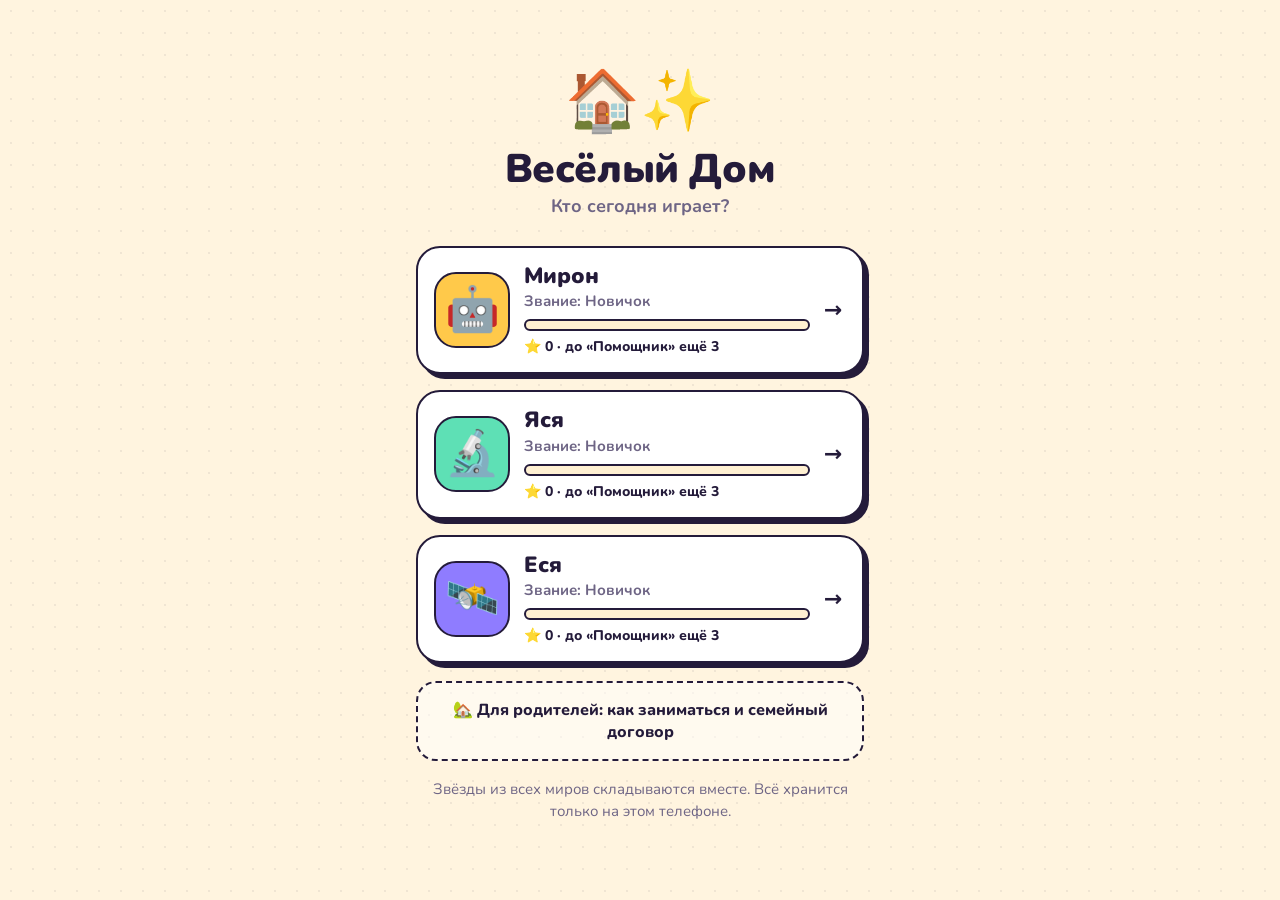
<file: index.html>
<!doctype html>
<html lang="ru" data-theme="home">
<head>
  <meta charset="utf-8">
  <meta name="viewport" content="width=device-width, initial-scale=1, viewport-fit=cover">
  <title>ИИ-Академия</title>
  <meta name="description" content="Семейная ИИ-Академия: игры и упражнения, чтобы дети 5–11 лет поняли, как устроен искусственный интеллект и как с ним правильно обращаться.">
  <meta name="robots" content="noindex, nofollow">
  <meta name="theme-color" content="#FFF4DF">
  <link rel="icon" href="favicon.svg" type="image/svg+xml">

  <meta property="og:type" content="website">
  <meta property="og:site_name" content="ИИ-Академия">
  <meta property="og:title" content="ИИ-Академия — учимся понимать умные машины">
  <meta property="og:description" content="Три острова с играми для детей 5, 8 и 11 лет: как думает ИИ, как правильно просить, как проверять и как не попасться на фейк.">
  <meta property="og:url" content="https://karasuoshi.github.io/ai-akademiya/">
  <meta property="og:image" content="https://karasuoshi.github.io/ai-akademiya/og.jpg">
  <meta property="og:image:width" content="1200">
  <meta property="og:image:height" content="630">
  <meta name="twitter:card" content="summary_large_image">

  <link rel="preconnect" href="https://fonts.googleapis.com">
  <link rel="preconnect" href="https://fonts.gstatic.com" crossorigin>
  <link href="https://fonts.googleapis.com/css2?family=Nunito:wght@600;700;800;900&display=swap" rel="stylesheet">
  <link rel="stylesheet" href="style.css">
</head>
<body>
  <div id="app" class="app"></div>
  <noscript><p style="padding:24px;font:18px system-ui">Для игр нужен включённый JavaScript.</p></noscript>
  <script src="data.js"></script>
  <script src="app.js"></script>
</body>
</html>
</file>
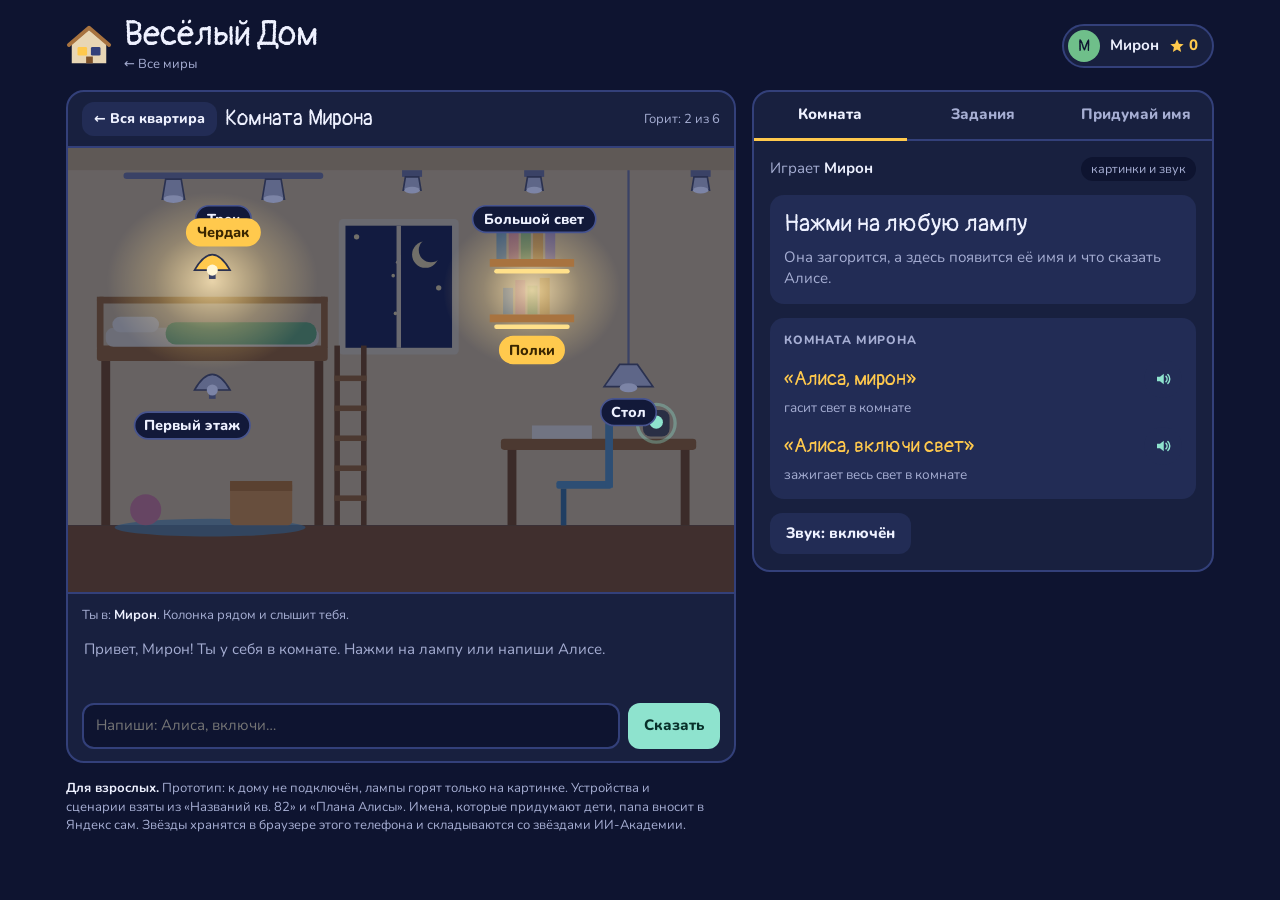
<file: dom/index.html>
<!doctype html>
<html lang="ru">
<head>
<meta charset="utf-8">
<meta name="viewport" content="width=device-width, initial-scale=1, viewport-fit=cover">
<title>Квартира 82 — Весёлый Дом</title>
<meta name="robots" content="noindex, nofollow">
<meta name="theme-color" content="#0E1430">
<link rel="icon" href="../favicon.svg" type="image/svg+xml">
<link rel="preconnect" href="https://fonts.googleapis.com">
<link rel="preconnect" href="https://fonts.gstatic.com" crossorigin>
<link rel="stylesheet" href="https://fonts.googleapis.com/css2?family=Pangolin&family=Nunito:wght@500;700;800&display=swap">
<style>
/* Layout: entry screen (who plays + doors to worlds, shared stars) → world «Квартира 82»:
   night floor plan / room cut-away on the left, game panel on the right, Alice's line under the scene. Phone: stacked. */
:root{
  --night:#0E1430; --panel:#18203F; --panel2:#222C55; --line:#33407A;
  --ink:#EEF1FF; --muted:#A6AED3;
  --lamp:#FFC94D; --lamp-ink:#3A2600; --alice:#8EE3CE; --alice-ink:#08302A;
  --good:#A9E592; --good-ink:#163A0C; --bad:#FF9F8C; --bad-ink:#4A1206;
  --wall:#E8D6B4; --wall2:#D6BF97; --wood:#A8733F; --wood2:#7E522A; --floor:#8A5C36;
  --sky:#1D2C61; --bedding:#F4F0E6; --blue:#5DA6DE; --pink:#E58FB5; --green:#6FBF8A; --glass:#BFD3E6;
  --f-display:"Pangolin","Comic Sans MS","Chalkboard SE",cursive;
  --f-body:"Nunito",system-ui,-apple-system,"Segoe UI",Roboto,sans-serif;
  color-scheme:dark;
}
*{box-sizing:border-box}[hidden]{display:none!important}img{max-width:100%}html{padding-top:env(safe-area-inset-top,0px);padding-bottom:env(safe-area-inset-bottom,0px)}
body{margin:0;background:var(--night);color:var(--ink);font:15px/1.45 var(--f-body)}
button,input{font:inherit;color:inherit}
.wrap{max-width:1180px;margin:0 auto;padding-block:18px 48px;padding-left:max(16px,env(safe-area-inset-left,0px));padding-right:max(16px,env(safe-area-inset-right,0px));display:grid;gap:16px}
.wrap>*{min-width:0}
:focus-visible{outline:3px solid var(--alice);outline-offset:2px}

/* header */
.top{display:flex;flex-wrap:wrap;align-items:center;justify-content:space-between;gap:10px 16px}
.brand{display:flex;align-items:center;gap:12px;background:none;border:0;padding:0;cursor:pointer;text-align:left}
.brand h1{margin:0;font:400 clamp(24px,4vw,34px)/1 var(--f-display)}
.brand small{display:block;margin-top:3px;color:var(--muted);font-size:13px}
.me{display:flex;align-items:center;gap:10px;background:var(--panel);border:2px solid var(--line);border-radius:999px;padding:4px 14px 4px 4px}
.av{width:32px;height:32px;border-radius:50%;display:grid;place-items:center;font:400 17px var(--f-display);color:var(--night);flex:none}
.stars{display:inline-flex;align-items:center;gap:4px;color:var(--lamp);font-weight:800;font-variant-numeric:tabular-nums}

/* hub */
.hub{display:grid;gap:22px}
.hero{display:grid;gap:4px}
.hero h2{margin:0;font:400 clamp(26px,4.4vw,40px)/1.1 var(--f-display);text-wrap:balance}
.hero p{margin:0;color:var(--muted)}
.sect{font-size:12.5px;letter-spacing:.08em;text-transform:uppercase;color:var(--muted);font-weight:800;margin:0}
.who{display:grid;grid-template-columns:repeat(auto-fit,minmax(220px,1fr));gap:12px}
.pcard{display:grid;grid-template-columns:auto 1fr;gap:4px 12px;align-items:center;text-align:left;background:var(--panel);border:2px solid var(--line);border-radius:18px;padding:14px;cursor:pointer}
.pcard .av{width:52px;height:52px;font-size:26px;grid-row:span 2}
.pcard b{font:400 24px/1 var(--f-display)}
.pcard .lvl{color:var(--muted);font-size:13.5px}
.pcard .bar{grid-column:1/-1;height:8px;border-radius:4px;background:var(--night);overflow:hidden;margin-top:6px}
.pcard .bar i{display:block;height:100%;background:var(--lamp);border-radius:4px}
.pcard .meta{grid-column:1/-1;display:flex;justify-content:space-between;font-size:13px;color:var(--muted)}
.pcard[aria-pressed="true"]{border-color:var(--lamp);background:var(--panel2)}
.worlds{display:grid;grid-template-columns:repeat(auto-fit,minmax(250px,1fr));gap:12px}
.door{display:grid;gap:8px;text-align:left;background:var(--panel);border:2px solid var(--line);border-radius:18px;padding:0 0 14px;cursor:pointer;overflow:hidden}
.door svg{display:block;width:100%;height:auto;background:#121A3C}
.door h3{margin:0 14px;font:400 24px/1.1 var(--f-display)}
.door p{margin:0 14px;color:var(--muted);font-size:14px}
.door .wst{margin:0 14px;display:flex;gap:12px;align-items:center;font-size:13.5px;color:var(--muted)}
.door:hover{border-color:var(--alice)}
.door.soon{cursor:default;border-style:dashed;background:transparent}
.door.soon:hover{border-color:var(--line)}

/* world layout */
.wbar{display:flex;flex-wrap:wrap;gap:8px 14px;align-items:center}
.wbar h2{margin:0;font:400 24px var(--f-display)}
.btn{background:var(--alice);color:var(--alice-ink);border:0;border-radius:12px;padding:10px 16px;font-weight:800;cursor:pointer;white-space:nowrap}
.btn.ghost{background:var(--panel2);color:var(--ink)}
.btn.lamp{background:var(--lamp);color:var(--lamp-ink)}
.btn.small{padding:7px 12px;font-size:14px}
.btn:disabled{opacity:.45;cursor:default}
.stage{display:grid;grid-template-columns:minmax(0,1.45fr) minmax(0,1fr);gap:16px;align-items:start}
@media (max-width:900px){.stage{grid-template-columns:minmax(0,1fr)}}
.scene{background:var(--panel);border-radius:18px;overflow:hidden;border:2px solid var(--line)}
.scene svg{display:block;width:100%;height:auto;max-width:100%;touch-action:manipulation}
.shead{display:flex;justify-content:space-between;align-items:center;gap:8px 12px;padding:10px 14px;border-bottom:2px solid var(--line);flex-wrap:wrap}
.shead h3{margin:0;font:400 21px var(--f-display)}
.shead .muted{font-size:13px}

/* svg pieces */
.fx{cursor:pointer}
.fx .lampbody{fill:#5E6688;stroke:#2A3150;stroke-width:1.5;transition:fill .25s}
.fx .bulb{fill:#7C84A6;transition:fill .25s}
.fx.on .lampbody{fill:var(--lamp)}
.fx.on .bulb{fill:#FFF6D6}
.fx .strip{stroke:#59607E;stroke-width:4;stroke-linecap:round;transition:stroke .25s;fill:none}
.fx.on .strip{stroke:#FFE08A}
.fx .hit{fill:transparent}
.fx .blades{fill:#7C84A6;transform-box:fill-box;transform-origin:center}
.fx.on .blades{fill:var(--alice);animation:spin 1s linear infinite}
.fx .wave{stroke:#59607E;stroke-width:3;fill:none;stroke-linecap:round;transition:stroke .3s}
.fx.on .wave{stroke:#FF8A4C}
.fx .screen{fill:#1A2140;transition:fill .3s}
.fx.on .screen{fill:#6EC3FF}
.fx .pict{opacity:0;transition:opacity .3s}
.fx.on .pict{opacity:1}
.fx .curl,.fx .curr{fill:#9B8FE5;transform-box:fill-box;transition:transform .5s}
.fx .curl{transform-origin:left center}.fx .curr{transform-origin:right center}
.fx.on .curl,.fx.on .curr{transform:scaleX(.22)}
@keyframes spin{to{transform:rotate(360deg)}}
.glow{opacity:0;transition:opacity .45s;mix-blend-mode:screen;pointer-events:none}
.glow.on{opacity:1}
.tag{cursor:pointer}
.tag rect{fill:#121939;stroke:#47548F;stroke-width:1.5;transition:fill .2s,stroke .2s}
.tag text{fill:var(--ink);font:800 13px var(--f-body)}
.tag.on rect{fill:var(--lamp);stroke:var(--lamp)}
.tag.on text{fill:var(--lamp-ink)}
.tag.sel rect{stroke:var(--alice);stroke-width:3}
.dark{transition:opacity .45s;pointer-events:none}
.ring{fill:none;stroke:var(--alice);stroke-width:3;opacity:.35}
.talk .ring{animation:ring 1.2s ease-in-out 2}
@keyframes ring{50%{opacity:1;stroke-width:5}}
.mroom{cursor:pointer}
.mroom:hover .wallr{stroke:var(--alice)}
.mroom .wallr{fill:none;stroke:#0A0F24;stroke-width:6;transition:stroke .2s}
.mroom text{pointer-events:none}
.mdot{fill:#5E6688;transition:fill .3s}
.mdot.on{fill:#FFF0B8}
@media (prefers-reduced-motion:reduce){.glow,.dark,.fx *{transition:none}.talk .ring{animation:none;opacity:1}.fx.on .blades{animation:none}}

/* alice line */
.alice{display:grid;grid-template-columns:minmax(0,1fr);gap:10px;padding:12px 14px;border-top:2px solid var(--line)}
.ctx{font-size:13px;color:var(--muted)}
.ctx b{color:var(--ink)}
.bubbles{display:grid;gap:6px;min-height:58px}
.bub{max-width:100%;padding:7px 12px;border-radius:14px;overflow-wrap:anywhere}
.bub.you{justify-self:end;background:var(--panel2);border-bottom-right-radius:4px}
.bub.al{justify-self:start;background:var(--alice);color:var(--alice-ink);border-bottom-left-radius:4px;font-weight:700}
.bub.hint{justify-self:start;color:var(--muted);background:none;padding:4px 2px}
.alice>*{min-width:0}
.say{display:flex;gap:8px;min-width:0}
.mapwrap{overflow-x:auto}
.mapwrap svg{min-width:560px}
.say input,.nm-in input{flex:1;min-width:0;background:var(--night);border:2px solid var(--line);border-radius:12px;padding:10px 12px}
.say input:focus,.nm-in input:focus{outline:none;border-color:var(--alice)}

/* panel */
.panel{background:var(--panel);border:2px solid var(--line);border-radius:18px;display:grid;min-width:0}
.tabs{display:flex;border-bottom:2px solid var(--line)}
.tab{flex:1;background:none;border:0;padding:12px 6px;cursor:pointer;color:var(--muted);font-weight:800;border-bottom:3px solid transparent;margin-bottom:-2px}
.tab[aria-selected="true"]{color:var(--ink);border-bottom-color:var(--lamp)}
.pbody{padding:16px;display:grid;gap:14px;min-width:0}
.pbody>*{min-width:0}
.lead{margin:0;color:var(--muted)}
.big{font:400 24px/1.25 var(--f-display);margin:0;text-wrap:balance}
.phrase{font:400 20px/1.3 var(--f-display);color:var(--lamp)}
.card{background:var(--panel2);border-radius:14px;padding:14px;display:grid;gap:8px}
.lbl{font-size:12px;letter-spacing:.07em;text-transform:uppercase;color:var(--muted);font-weight:800}
.chips{display:flex;flex-wrap:wrap;gap:6px}
.chip{background:var(--night);border:1.5px solid var(--line);border-radius:999px;padding:4px 10px;font-size:13.5px}
.chip.mine{border-color:var(--lamp);color:var(--lamp)}
.chip.pick{cursor:pointer}
.chip.pick[aria-pressed="true"]{background:var(--lamp);border-color:var(--lamp);color:var(--lamp-ink);font-weight:800}
.muted{color:var(--muted);font-size:13.5px}
.row{display:flex;gap:8px;flex-wrap:wrap;align-items:center}
.magic{display:grid;gap:10px}
.magic>div{display:grid;grid-template-columns:1fr auto;gap:0 8px;align-items:center}
.magic .muted{grid-column:1}
.seg{display:inline-flex;border:2px solid var(--line);border-radius:12px;overflow:hidden;justify-self:start}
.seg button{background:none;border:0;padding:7px 14px;cursor:pointer;font-weight:800;color:var(--muted)}
.seg button[aria-pressed="true"]{background:var(--line);color:var(--ink)}

/* quests */
.prog{display:flex;align-items:center;justify-content:space-between;gap:10px;flex-wrap:wrap}
.dots{display:flex;gap:6px;flex-wrap:wrap}
.dot{width:12px;height:12px;border-radius:50%;background:var(--line)}
.dot.done{background:var(--lamp)}
.dot.cur{box-shadow:0 0 0 3px var(--alice)}
.opts{display:grid;gap:8px}
.optrow{display:flex;gap:8px;align-items:center}
.opt{flex:1;min-width:0;display:flex;align-items:center;gap:12px;text-align:left;background:var(--night);border:2px solid var(--line);border-radius:14px;padding:10px 12px;cursor:pointer}
.opt:hover{border-color:var(--alice)}
.opt .pic{flex:none;width:52px;height:52px;border-radius:12px;background:var(--panel2);display:grid;place-items:center}
.opt .txt{font:400 18px/1.25 var(--f-display);flex:1;min-width:0}
.opt.right{border-color:var(--good);background:#1C3324}
.opt.wrong{border-color:var(--bad);background:#3A1F22}
.spk{flex:none;width:38px;height:38px;border-radius:50%;border:0;background:var(--panel2);display:grid;place-items:center;cursor:pointer}
.fb{border-radius:14px;padding:12px 14px;display:grid;gap:4px}
.fb.ok{background:var(--good);color:var(--good-ink)}
.fb.no{background:var(--bad);color:var(--bad-ink)}
.fb b{font:400 20px var(--f-display)}
.mode{font-size:12.5px;color:var(--muted);background:var(--night);border-radius:999px;padding:3px 10px}

/* names */
.nm-in{display:flex;gap:8px}
.check{font-size:14px;padding:8px 12px;border-radius:10px}
.check.ok{background:var(--good);color:var(--good-ink)}
.check.warn{background:var(--lamp);color:var(--lamp-ink)}
.check.bad{background:var(--bad);color:var(--bad-ink)}
.list{margin:0;padding:0;list-style:none;display:grid;gap:6px;font-size:14px}
.list li{display:flex;gap:4px 8px;flex-wrap:wrap;align-items:baseline}
.list li span{color:var(--muted)}
.linkbtn{background:none;border:0;color:var(--muted);text-decoration:underline;cursor:pointer;font-size:13px;padding:2px}

/* ai world */
.aiw{max-width:720px;display:grid;gap:14px}

.foot{color:var(--muted);font-size:13px;max-width:80ch;margin:0}
.foot b{color:var(--ink)}
</style>
</head>
<body>
<div class="wrap">
  <header class="top">
    <button class="brand" type="button" id="homeBtn" aria-label="Все миры">
      <svg width="46" height="46" viewBox="0 0 48 48" aria-hidden="true"><path d="M6 22 24 7l18 15v20H6z" fill="#E8D6B4"/><path d="M3 23 24 5l21 18" fill="none" stroke="#A8733F" stroke-width="4" stroke-linecap="round" stroke-linejoin="round"/><rect x="12" y="25" width="10" height="9" rx="1.5" fill="#FFC94D"/><rect x="26" y="25" width="10" height="9" rx="1.5" fill="#33407A"/><rect x="21" y="35" width="7" height="7" fill="#7E522A"/></svg>
      <span><h1>Весёлый Дом</h1><small>← Все миры</small></span>
    </button>
    <div class="me" id="me"></div>
  </header>
  <main id="app"></main>
  <p class="foot"><b>Для взрослых.</b> Прототип: к дому не подключён, лампы горят только на картинке. Устройства и сценарии взяты из «Названий кв. 82» и «Плана Алисы». Имена, которые придумают дети, папа вносит в Яндекс сам. Звёзды хранятся в браузере этого телефона и складываются со звёздами ИИ-Академии.</p>
</div>

<script id="core">
/* ================= data ================= */
const PLAYERS={
  miron:{name:'Мирон',home:'miron',mode:'pics',modeName:'картинки и звук',color:'#6FBF8A',group:'miron'},
  yasya:{name:'Яся',home:'girls',mode:'choice',modeName:'выбираю ответ',color:'#E58FB5',group:'girls'},
  esya:{name:'Еся',home:'girls',mode:'type',modeName:'пишу сама',color:'#5DA6DE',group:'girls'}
};
const LEVELS=[[0,'Новичок'],[3,'Помощник Алисы'],[8,'Знаток дома'],[15,'Мастер света'],[25,'Главный по дому'],[40,'Волшебник']];

/* device: id, name (in Yandex), kid (how kids say it), names (all names), k kind, w light weight, fx drawing, tag, glow */
const L='light',FAN='fan',HEAT='heat',TV='tv',CUR='curtain';
const ROOMS=[
 {id:'girls',name:'Девочки',title:'Комната девочек',words:['девочки','девочек'],mention:['девоч'],station:true,map:[10,10,270,190],st:[322,250],devices:[
  {id:'main',name:'Трек у окна',kid:'Главный свет',names:['Трек у окна','Главный свет','Свет главный','Основной свет','Свет основной'],k:L,w:.34,what:'большой свет на потолке у окна',fx:{t:'track',x1:36,x2:250,h:[90,200]},tag:[143,64],glow:[150,150,210,170]},
  {id:'door',name:'Свет у двери',kid:'Свет у двери',names:['Свет у двери','Свет проходной'],k:L,w:.16,what:'лампы у двери и шкафа',fx:{t:'spots',xs:[548,582]},tag:[530,64],glow:[560,210,95,140]},
  {id:'desk',name:'Свет над столом',kid:'Стол',names:['Свет над столом','Стол'],k:L,w:.18,what:'лампа над столом',fx:{t:'pendant',x:285,y:205},tag:[285,228],glow:[285,250,115,85]},
  {id:'shelf',name:'Подсветка полок',kid:'Полки',names:['Подсветка полок','Полки'],k:L,w:.12,what:'подсветка полок и мебели',fx:{t:'shelves',x:366,w:128,ys:[104,150]},tag:[430,80],glow:[430,130,90,70]},
  {id:'esya',name:'Светильник Еся',kid:'Светильник Еся',names:['Светильник Еся','Светильник Есения','Светильник Сеша'],k:L,w:.12,what:'лампа у кровати Еси',fx:{t:'bra',x:72,y:232},tag:[100,200],glow:[72,262,95,80]},
  {id:'yasya',name:'Светильник Яся',kid:'Светильник Яся',names:['Светильник Яся','Светильник Ярослава'],k:L,w:.12,what:'лампа у кровати Яси',fx:{t:'bra',x:470,y:232},tag:[440,200],glow:[470,262,95,80]}]},
 {id:'miron',name:'Мирон',title:'Комната Мирона',words:['мирон'],mention:['мирон'],station:true,map:[280,10,190,190],st:[530,248],devices:[
  {id:'top',name:'Потолок',kid:'Большой свет',names:['Потолок','Споты','Большой свет'],k:L,w:.32,what:'маленькие лампы на потолке',fx:{t:'spots',xs:[310,420,570]},tag:[420,64],glow:[440,150,210,170]},
  {id:'track',name:'Трек',kid:'Трек',names:['Трек'],k:L,w:.3,what:'длинный светильник над кроватью',fx:{t:'track',x1:50,x2:230,h:[95,185]},tag:[140,64],glow:[140,120,180,140]},
  {id:'desk',name:'Свет над столом',kid:'Стол',names:['Свет над столом','Стол'],k:L,w:.18,what:'лампа над столом',fx:{t:'pendant',x:505,y:215},tag:[505,238],glow:[505,255,120,90]},
  {id:'shelf',name:'Подсветка полок',kid:'Полки',names:['Подсветка полок','Полки'],k:L,w:.12,what:'подсветка полок',fx:{t:'shelves',x:380,w:76,ys:[100,150]},tag:[418,182],glow:[418,128,80,70]},
  {id:'up',name:'Бра верх',kid:'Чердак',names:['Бра верх','Чердак','Второй этаж','Верхний этаж'],k:L,w:.14,bra:1,what:'лампа наверху, у кровати-чердака',fx:{t:'bra',x:130,y:104},tag:[140,76],glow:[130,120,95,80]},
  {id:'down',name:'Бра низ',kid:'Первый этаж',names:['Бра низ','Первый этаж','Нижний этаж'],k:L,w:.14,bra:1,what:'лампа внизу, под кроватью',fx:{t:'bra',x:130,y:212},tag:[112,250],glow:[128,262,100,75]}]},
 {id:'living',name:'Гостиная',title:'Гостиная',words:['гостиная'],mention:['гостин'],station:true,map:[480,10,410,220],st:[515,258],devices:[
  {id:'lyustra',name:'Люстра',kid:'Люстра над столом',names:['Люстра','Люстра над столом'],k:L,w:.3,what:'люстра над столом',fx:{t:'chand',x:300,y:130},tag:[300,176],glow:[300,190,130,120]},
  {id:'divan',name:'Подсветка дивана',kid:'Диван',names:['Подсветка дивана','Диван'],k:L,w:.14,what:'подсветка за диваном',fx:{t:'strip',segs:[[368,272,468,272]]},tag:[418,248],glow:[418,280,90,60]},
  {id:'stena',name:'Акцент Стена',kid:'Свет на стену',names:['Акцент Стена','Акцент Телевизор','Свет на стену','Подсветка Гостиная','Подсветка в гостиной'],k:L,w:.12,what:'спот, светит на стену',fx:{t:'spots',xs:[430]},tag:[420,64],glow:[430,140,90,110]},
  {id:'shkaf',name:'Акцент Шкаф',kid:'Свет на шкаф',names:['Акцент Шкаф','Свет на шкаф','Подсветка Гостиная','Подсветка в гостиной'],k:L,w:.12,what:'спот, светит на шкаф у ТВ',fx:{t:'spots',xs:[545]},tag:[540,96],glow:[540,290,80,70]},
  {id:'kamin',name:'Подсветка Камин',kid:'Палка в гостиной',names:['Подсветка Камин','Подсветка Камина','Палка в гостиной','Подсветка Гостиная','Подсветка в гостиной'],k:L,w:.12,what:'палка над камином',fx:{t:'bar',x1:150,x2:220,y:110},tag:[185,140],glow:[185,190,100,120]},
  {id:'tv',name:'ТВ Гостиная',kid:'Телевизор',names:['ТВ Гостиная','Телевизор','Телевизор в гостиной'],k:TV,w:.06,what:'телевизор, в нём живёт Алиса',fx:{t:'tv',x:495,y:140,w:90,h:55},tag:[540,218],glow:[540,170,100,80]},
  {id:'shtory',name:'Шторы Гостиная',kid:'Шторы',names:['Шторы Гостиная','Шторы','Шторы в гостиной'],k:CUR,w:0,what:'шторы на моторе',fx:{t:'curtain',x:14,y:54,w:112,h:202},tag:[70,282]}]},
 {id:'corr',name:'Коридор',title:'Коридор',words:['коридор'],mention:['коридор'],station:false,map:[10,200,460,60],devices:[
  {id:'main',name:'Свет Коридор',kid:'Свет в коридоре',names:['Свет Коридор','Свет в коридоре'],k:L,w:.35,what:'трек на потолке',fx:{t:'track',x1:20,x2:580,h:[150,300,450]},tag:[300,80],glow:[300,180,280,170]},
  {id:'podsv',name:'Подсветка Коридор',kid:'Подсветка в коридоре',names:['Подсветка Коридор','Подсветка в коридоре'],k:L,w:.15,what:'лента вдоль потолка',fx:{t:'strip',segs:[[20,58,580,58]]},tag:[300,112],glow:[300,80,300,70]}]},
 {id:'bed',name:'Спальня',title:'Спальня',words:['спальня'],mention:['спальн'],station:true,map:[10,260,230,160],st:[127,290],devices:[
  {id:'main',name:'Свет Потолок',kid:'Большой свет',names:['Свет Потолок','Большой свет'],k:L,w:.32,what:'трек на потолке',fx:{t:'track',x1:150,x2:450,h:[220,380]},tag:[300,64],glow:[300,170,240,160]},
  {id:'podsv',name:'Маленький свет',kid:'Маленький свет',names:['Маленький свет','Подсветка Спальня','Подсветка Стена','Подсветка'],k:L,w:.12,what:'подсветка у телевизора',fx:{t:'strip',segs:[[232,96,232,170],[368,96,368,170]]},tag:[300,192],glow:[300,135,110,70]},
  {id:'okno',name:'Окно',kid:'Окно',names:['Окно'],k:L,w:.1,what:'подвес у кровати со стороны окна',fx:{t:'pendant',x:125,y:200},tag:[125,224],glow:[125,240,90,90]},
  {id:'zerkalo',name:'Зеркало',kid:'Зеркало',names:['Зеркало'],k:L,w:.1,what:'подвес у кровати со стороны зеркала',fx:{t:'pendant',x:452,y:200},tag:[445,224],glow:[452,240,90,90]},
  {id:'shkaf',name:'Свет Шкаф',kid:'Свет в шкафу',names:['Свет Шкаф','Свет в шкафу','Шкаф свет','Шкаф'],k:L,w:.1,what:'свет в гардеробе спальни',fx:{t:'spots',xs:[540]},tag:[530,96],glow:[537,200,70,140]},
  {id:'shkafp',name:'Подсветка Шкаф',kid:'Подсветка в шкафу',names:['Подсветка Шкаф','Подсветка в шкафу','Шкаф подсветка','Шкаф'],k:L,w:.08,what:'подсветка полок в гардеробе',fx:{t:'strip',segs:[[490,84,490,330]]},tag:[515,306],glow:[520,220,60,120]},
  {id:'tv',name:'ТВ Спальня',kid:'Телевизор',names:['ТВ Спальня','Телевизор','Телевизор в спальне'],k:TV,w:.06,what:'телевизор, в нём живёт Алиса',fx:{t:'tv',x:245,y:102,w:110,h:60},tag:[200,132],glow:[300,135,110,80]}]},
 {id:'laundry',name:'Прачечная',title:'Прачечная',words:['прачечная'],mention:['прачечн'],station:false,map:[240,260,100,160],devices:[
  {id:'main',name:'Люстра',kid:'Свет в прачечной',names:['Люстра','Свет Прачечная','Свет в прачечной'],k:L,w:.35,what:'свет на потолке',fx:{t:'spots',xs:[150,300,450]},tag:[300,64],glow:[300,170,280,170]},
  {id:'polki',name:'Подсветка полок',kid:'Полки в прачечной',names:['Подсветка полок','Полки в прачечной'],k:L,w:.12,what:'подсветка полок',fx:{t:'shelves',x:220,w:180,ys:[100,150]},tag:[310,186],glow:[310,125,120,70]},
  {id:'fan',name:'Вентиляция',kid:'Вытяжка в прачечной',names:['Вентиляция','Вытяжка Прачечная','Вытяжка в прачечной'],k:FAN,w:0,what:'вентилятор',fx:{t:'fan',x:545,y:60},tag:[450,104]},
  {id:'floor',name:'Прачечная Пол',kid:'Пол в прачечной',names:['Прачечная Пол','Пол в прачечной'],k:HEAT,w:0,what:'тёплый пол',fx:{t:'heat',x1:20,x2:580,y1:352,y2:352},tag:[150,374]},
  {id:'wall',name:'Прачечная стена',kid:'Стена в прачечной',names:['Прачечная стена','Стена в прачечной'],k:HEAT,w:0,what:'тёплая стена',fx:{t:'heat',x1:450,x2:585,y1:215,y2:320},tag:[470,374]}]},
 {id:'bath',name:'Ванная',title:'Ванная',words:['ванна','ванная'],mention:['ванн'],station:false,map:[340,260,130,160],devices:[
  {id:'lyustra',name:'Люстра',kid:'Свет в ванной',names:['Люстра','Свет Ванная','Свет в ванной'],k:L,w:.35,what:'споты на потолке',fx:{t:'spots',xs:[200,430,560]},tag:[210,64],glow:[300,170,280,170]},
  {id:'dush',name:'Свет в душе',kid:'Душ',names:['Свет в душе','Душ'],k:L,w:.12,what:'подсветка в душе',fx:{t:'strip',segs:[[256,108,256,330]]},tag:[296,250],glow:[295,220,70,140]},
  {id:'polki',name:'Подсветка полок',kid:'Полки в ванной',names:['Подсветка полок','Полки в ванной'],k:L,w:.1,what:'подсветка полок',fx:{t:'shelves',x:485,w:100,ys:[110,160]},tag:[530,86],glow:[535,135,80,70]},
  {id:'podves',name:'Подвес',kid:'Подвес в ванной',names:['Подвес','Подвес в ванной'],k:L,w:.12,what:'подвесной светильник над ванной',fx:{t:'pendant',x:130,y:190},tag:[130,214],glow:[130,240,110,100]},
  {id:'fan',name:'Вытяжка',kid:'Вытяжка в ванной',names:['Вытяжка','Вытяжка Ванная','Вытяжка в ванной'],k:FAN,w:0,what:'вентилятор',fx:{t:'fan',x:360,y:62},tag:[384,104]},
  {id:'floor',name:'Ванная Пол',kid:'Пол в ванной',names:['Ванная Пол','Теплый пол ванная','Пол в ванной'],k:HEAT,w:0,what:'тёплый пол',fx:{t:'heat',x1:20,x2:580,y1:352,y2:352},tag:[150,374]},
  {id:'wall',name:'Ванная Стена',kid:'Стена в ванной',names:['Ванная Стена','Стена в ванной'],k:HEAT,w:0,what:'тёплая стена',fx:{t:'heat',x1:470,x2:585,y1:215,y2:320},tag:[460,374]}]},
 {id:'kitchen',name:'Кухня',title:'Кухня',words:['кухня'],mention:['кухн'],station:false,map:[480,230,410,190],devices:[
  {id:'plita',name:'Свет над плитой',kid:'Плита',names:['Свет над плитой','Плита','Акцент Варочная Панель','Готовить'],k:L,w:.15,what:'спот над плитой',fx:{t:'spots',xs:[145]},tag:[145,64],glow:[145,220,90,110]},
  {id:'moyka',name:'Свет над мойкой',kid:'Мойка',names:['Свет над мойкой','Мойка','Акцент Раковина','Готовить'],k:L,w:.15,what:'спот над мойкой',fx:{t:'spots',xs:[295]},tag:[280,64],glow:[295,220,90,110]},
  {id:'palka',name:'Подсветка Кухня',kid:'Палка',names:['Подсветка Кухня','Подсветка на кухне','Палка','Палка на кухне'],k:L,w:.14,what:'палка на треке',fx:{t:'bar',x1:322,x2:392,y:120},tag:[357,148],glow:[357,200,100,110]},
  {id:'posud',name:'Свет у посудомойки',kid:'Дальний спот',names:['Свет у посудомойки','Дальний спот','Акцент Посудомойка','Готовить'],k:L,w:.15,what:'спот у посудомойки',fx:{t:'spots',xs:[425]},tag:[435,64],glow:[425,220,90,110]},
  {id:'fridge',name:'Холодильник',kid:'Свет у холодильника',names:['Холодильник','Свет у холодильника'],k:L,w:.12,what:'споты у холодильника',fx:{t:'spots',xs:[525]},tag:[515,96],glow:[525,200,90,140]}]},
 {id:'prikh',name:'Прихожая',title:'Прихожая',words:['прихожая'],mention:['прихож'],station:false,map:[560,420,160,150],devices:[
  {id:'main',name:'Свет Прихожая',kid:'Свет в прихожей',names:['Свет Прихожая','Свет в прихожей','Вход'],k:L,w:.35,what:'трек на потолке',fx:{t:'track',x1:120,x2:560,h:[200,420]},tag:[300,64],glow:[300,170,260,170]},
  {id:'podsv',name:'Подсветка Прихожая',kid:'Подсветка в прихожей',names:['Подсветка Прихожая','Подсветка в прихожей','Вход'],k:L,w:.15,what:'подсветка шкафа и зеркала',fx:{t:'strip',segs:[[300,76,540,76],[376,100,376,320],[464,100,464,320]]},tag:[420,100],glow:[420,200,150,150]}]},
 {id:'klad',name:'Кладовка',title:'Кладовка',words:['кладовка'],mention:['кладов'],station:false,map:[720,420,170,50],devices:[
  {id:'main',name:'Свет Кладовка',kid:'Свет в кладовке',names:['Свет Кладовка','Свет в кладовке','Кладовка'],k:L,w:.35,what:'свет на потолке',fx:{t:'spots',xs:[180,450]},tag:[180,64],glow:[320,170,250,170]},
  {id:'podsv',name:'Подсветка Кладовка',kid:'Подсветка в кладовке',names:['Подсветка Кладовка','Подсветка в кладовке','Кладовка'],k:L,w:.15,what:'подсветка фартука и полок',fx:{t:'strip',segs:[[326,178,564,178],[40,118,262,118],[40,178,262,178]]},tag:[445,214],glow:[400,215,150,80]},
  {id:'fan',name:'Вытяжка',kid:'Вытяжка в кладовке',names:['Вытяжка','Вытяжка Кладовка','Вытяжка в кладовке'],k:FAN,w:0,what:'вентилятор',fx:{t:'fan',x:565,y:48},tag:[465,64]}]},
 {id:'ofis',name:'Офис',title:'Офис (гостевой туалет)',words:['офис'],mention:['офис'],station:false,map:[720,470,170,50],devices:[
  {id:'main',name:'Люстра',kid:'Свет в офисе',names:['Люстра','Свет Офис','Свет в офисе'],k:L,w:.35,what:'светильники на потолке',fx:{t:'spots',xs:[180,400]},tag:[180,64],glow:[300,170,240,170]},
  {id:'mirror',name:'Зеркало',kid:'Зеркало в офисе',names:['Зеркало','Зеркало в офисе'],k:L,w:.12,what:'подсветка зеркала',fx:{t:'strip',segs:[[326,106,414,106],[326,106,326,214],[414,106,414,214],[326,214,414,214]]},tag:[370,236],glow:[370,160,90,80]},
  {id:'bra',name:'Бра',kid:'Бра в офисе',names:['Бра','Бра в офисе'],k:L,w:.1,bra:1,what:'бра на стене',fx:{t:'bra',x:470,y:160},tag:[470,128],glow:[470,190,80,70]},
  {id:'fan',name:'Вытяжка',kid:'Вытяжка в офисе',names:['Вытяжка','Вытяжка Офис','Вытяжка в офисе'],k:FAN,w:0,what:'вентилятор',fx:{t:'fan',x:560,y:60},tag:[440,64]},
  {id:'floor',name:'Офис Пол',kid:'Пол в офисе',names:['Офис Пол','Пол в офисе'],k:HEAT,w:0,what:'тёплый пол',fx:{t:'heat',x1:20,x2:580,y1:352,y2:352},tag:[300,374]}]},
 {id:'gard',name:'Гардероб',title:'Гардероб',words:['гардероб'],mention:['гардероб'],station:false,map:[720,520,170,50],devices:[
  {id:'main',name:'Свет Гардероб',kid:'Свет в гардеробе',names:['Свет Гардероб','Свет в гардеробе','Вход'],k:L,w:.35,what:'верхний свет',fx:{t:'spots',xs:[200,400]},tag:[300,64],glow:[300,180,240,170]},
  {id:'podsv',name:'Подсветка Гардероб',kid:'Подсветка в гардеробе',names:['Подсветка Гардероб','Подсветка в гардеробе','Вход'],k:L,w:.15,what:'подсветка полок',fx:{t:'strip',segs:[[60,100,540,100]]},tag:[300,252],glow:[300,150,240,110]}]}
];
const R={};ROOMS.forEach(r=>{R[r.id]=r;r.devices.forEach(d=>{d.room=r.id;d.gid=r.id+'.'+d.id})});
const ALL=ROOMS.flatMap(r=>r.devices);
const DEV={};ALL.forEach(d=>DEV[d.gid]=d);
const LIGHTS=ALL.filter(d=>d.k===L).map(d=>d.gid);
const FANS=ALL.filter(d=>d.k===FAN).map(d=>d.gid);
const TVS=ALL.filter(d=>d.k===TV).map(d=>d.gid);
const SCEN_WORDS=['мы дома','мы пришли','мы ушли','мы уходим','я ухожу','вход','ночник','ночной свет','готовим','режим готовки','моем посуду','убираем кухню','уроки','делаем уроки','кино','смотрим кино','спокойной ночи','мы спать','время спать','за стол','тарелки','дети подъем','мирон подъем','девочки подъем'];

/* ================= state ================= */
const S={};
function resetState(onList){ALL.forEach(d=>S[d.gid]=d.k===CUR);(onList||[]).forEach(g=>S[g]=true)}
let IDEAS=[]; // {who,kind:'dev'|'room',room,dev,name}

/* ================= parser ================= */
const ON=new Set(['включи','включить','включай','включите','зажги','зажечь','вруби','открой','открыть','открывай']);
const OFF=new Set(['выключи','выключить','выключай','выключите','погаси','погасить','выруби','отключи','закрой','закрыть','закрывай']);
const STOP=new Set(['пожалуйста','мне','нам','весь','все','всё','ну','давай','в','во','на','комнате','тут','здесь','мой','мою','моей','у','меня']);
const SEP=new Set([',','и','потом','затем','а','ещё','еще']);
function norm(s){return String(s).toLowerCase().replace(/ё/g,'е').replace(/[«»"“”!?;:()—–\-]/g,' ').replace(/[,.]/g,' , ').replace(/\s+/g,' ').trim()}
function stem(aw,tw){const p=aw.length<=4?aw.length-1:aw.length-2;return tw.startsWith(aw.slice(0,Math.max(2,p)))&&Math.abs(tw.length-aw.length)<=3}
function sigw(s){return norm(s).split(' ').filter(w=>w.length>=3||w==='тв')}
function namesOf(d){return d.names.concat(IDEAS.filter(i=>i.kind==='dev'&&i.room===d.room&&i.dev===d.id).map(i=>i.name))}
function roomWords(r){return r.words.concat(IDEAS.filter(i=>i.kind==='room'&&i.room===r.id).map(i=>norm(i.name)))}
function mentionOf(words){for(const r of ROOMS)for(const w of words)if(r.mention.some(m=>w.startsWith(m)))return {room:r.id,word:w};return null}
const lightsOf=rid=>R[rid].devices.filter(d=>d.k===L);

/* returns {devs:[...]} or {err:'...'} */
function resolve(rest,ctx){
  const men=mentionOf(rest);
  const core=men?rest.filter(w=>w!==men.word):rest;
  const scopeRoom=men?men.room:ctx, heard=men||R[ctx].station;
  if(core.length===1&&core[0]==='бра'&&heard){const b=R[scopeRoom].devices.filter(d=>d.bra);if(b.length)return {devs:b}}
  const pool=men?R[men.room].devices:ALL;
  let top=0,cands=[];
  for(const d of pool){let best=0,bestN='';
    for(const n of namesOf(d)){const aw=sigw(n);if(!aw.length)continue;
      if(aw.every(a=>rest.some(t=>stem(a,t)))&&aw.length>best){best=aw.length;bestN=norm(n)}}
    if(!best)continue;
    if(best>top){top=best;cands=[{d,n:bestN}]}else if(best===top)cands.push({d,n:bestN});
  }
  const restSig=rest.filter(w=>w.length>=3||w==='тв').length;
  const exact=cands.length&&top===restSig;
  if(!exact&&core.length===1&&core[0]==='свет'){
    if(!heard) return {err:'Не знаю, в какой комнате. Скажи: «включи свет в '+inRoom(ctx)+'».'};
    return {devs:lightsOf(scopeRoom)};
  }
  if(!cands.length) return {err:null};
  const rooms=[...new Set(cands.map(c=>c.d.room))];
  if(rooms.length===1) return {devs:cands.map(c=>c.d)};
  if(R[ctx].station&&rooms.includes(ctx)) return {devs:cands.filter(c=>c.d.room===ctx).map(c=>c.d)};
  if(new Set(cands.map(c=>c.n)).size===1&&cands[0].n==='вход') return {devs:cands.map(c=>c.d)};
  return {err:'Такое есть в нескольких комнатах: '+rooms.map(x=>R[x].name).join(', ')+'. Скажи, в какой.'};
}
function inRoom(rid){return {girls:'комнате девочек',miron:'комнате Мирона',living:'гостиной',corr:'коридоре',bed:'спальне',laundry:'прачечной',bath:'ванной',kitchen:'кухне',prikh:'прихожей',klad:'кладовке',ofis:'офисе',gard:'гардеробе'}[rid]}
function setAll(list,v){list.forEach(g=>S[g]=v)}
const SCEN=[
  {re:/^мы дома$|^мы пришли$/,fn:()=>{setAll(['prikh.main','prikh.podsv','gard.main','kitchen.fridge','corr.podsv','girls.door','miron.top','bed.shkaf'],true);return 'С возвращением! Включаю свет в прихожей и по дороге в комнаты.'}},
  {re:/^мы ушли$|^мы уходим$|^я ухожу$/,fn:()=>{setAll(LIGHTS,false);setAll(FANS,false);setAll(TVS,false);return 'Пока! Выключаю свет, вытяжки и телевизоры во всей квартире.'}},
  {re:/^вход$/,fn:()=>{setAll(['prikh.main','prikh.podsv','gard.main','gard.podsv'],true);return 'Включаю свет в прихожей и гардеробе.'}},
  {re:/^ночник$|^ночной свет$/,fn:()=>{setAll(['corr.podsv','bath.podves'],true);return 'Включаю ночной свет: подсветку в коридоре и подвес в ванной.'}},
  {re:/^готовим$|^режим готовки$/,fn:()=>{setAll(['kitchen.plita','kitchen.moyka'],true);return 'Включаю свет над плитой и мойкой.'}},
  {re:/^моем посуду$|^убираем кухню$/,fn:()=>{setAll(['kitchen.palka','kitchen.posud'],true);return 'Включаю палку и дальний спот у посудомойки.'}},
  {re:/^уроки$|^делаем уроки$/,fn:()=>{setAll(['girls.desk','girls.shelf','girls.main'],true);return 'Включаю у девочек стол, полки и главный свет. Пора за уроки!'}},
  {re:/^кино$|^смотрим кино$/,fn:()=>{setAll(['living.lyustra','living.stena','living.shkaf'],false);setAll(lightsOf('kitchen').map(d=>d.gid),false);setAll(['living.divan','living.kamin'],true);return 'Приятного просмотра! Гашу свет, включаю подсветку дивана и палку над камином.'}},
  {re:/спокойн\S* ноч|^мы спать$/,fn:()=>{setAll(LIGHTS,false);setAll(TVS,false);setAll(['corr.podsv','bath.podves'],true);return 'Спокойной ночи! Гашу весь свет. В коридоре останется подсветка, в ванной подвес.'}},
  {re:/подъем|вставай/,fn:()=>'Это утренний сценарий: свет, бодрая музыка и громкость понемногу растёт. Проверим утром по-настоящему!'},
  {re:/^время спать$/,fn:()=>'Колонки зовут детей спать.'},
  {re:/^за стол$/,fn:()=>'Колонки зовут всех к столу!'},
  {re:/^тарелки$/,fn:()=>'Колонки просят убрать за собой тарелки.'},
  {re:/привет|здравствуй/,fn:()=>'Привет! Что включить?'},
  {re:/как дела/,fn:()=>'Отлично! Включить что-нибудь?'}
];
function scenario(ph,ctx){
  if(!ph) return '';
  for(const r of ROOMS){if(roomWords(r).includes(ph)){r.devices.forEach(d=>{if(d.k===L||d.k===FAN)S[d.gid]=false});return r.id===ctx?'Гашу свет в комнате.':'Гашу свет: '+R[r.id].name+'.'}}
  for(const s of SCEN) if(s.re.test(ph)) return s.fn();
  return 'Не поняла. Скажи, что сделать: «включи…» или «выключи…».';
}
function run(text,ctx){
  const toks=norm(text).split(' ').filter(Boolean);
  if(!toks.length) return 'Я слушаю. Начни с «Алиса, …»';
  const chunks=[];let cur=[];
  for(const t of toks){if(t==='алиса'){if(cur.length)chunks.push(cur);cur=[]}else cur.push(t)}
  if(cur.length)chunks.push(cur);
  const out=[];
  for(const ch of chunks){
    const segs=[];let s=[];
    for(const t of ch){if(SEP.has(t)){if(s.length)segs.push(s);s=[]}else s.push(t)}
    if(s.length)segs.push(s);
    let verb=null;
    for(const seg of segs){
      let v=null;const rest=[];
      for(const w of seg){if(ON.has(w))v='on';else if(OFF.has(w))v='off';else if(!STOP.has(w))rest.push(w)}
      if(v)verb=v;
      const ph=rest.join(' ');
      if(!verb){out.push(scenario(ph,ctx));continue}
      if(!rest.length){out.push(verb==='on'?'Что включить?':'Что выключить?');continue}
      if(/^ночник/.test(ph)){out.push('«Включи ночник» — это команда для подсветки колонки. Для ночного света скажи «Алиса, ночной свет».');continue}
      if(/музык|песн/.test(ph)){out.push(verb==='on'?'Включаю музыку!':'Выключаю музыку.');continue}
      const res=resolve(rest,ctx);
      if(res.err){out.push(res.err);continue}
      if(!res.devs){out.push('Не нашла «'+rest.join(' ')+'». Нажми на лампу — узнаешь её имя.');continue}
      res.devs.forEach(d=>S[d.gid]=verb==='on');
      const cur=res.devs[0].k===CUR;
      out.push(verb==='on'?(cur?'Открываю.':'Включаю.'):(cur?'Закрываю.':'Выключаю.'));
    }
  }
  return [...new Set(out.filter(Boolean))].join(' ');
}

/* ================= quests ================= */
const QUESTS={
 miron:[
  {view:'miron',text:'Ты залез на чердак с книжкой. Наверху темно!',start:[],on:['miron.up'],off:['miron.down'],hint:'Как зовут лампу наверху?',
   opts:[{p:'Алиса, включи чердак',ic:'bra'},{p:'Алиса, включи первый этаж',ic:'bra',why:'Загорелось внизу, а ты наверху.'},{p:'Алиса, включи телевизор',ic:'tv',why:'Телевизора у тебя в комнате нет. Алиса спросит, какой включить.'}]},
  {view:'miron',text:'Хочешь порисовать за столом.',start:[],on:['miron.desk'],hint:'Лампа над столом так и зовётся.',
   opts:[{p:'Алиса, включи полки',ic:'shelf',why:'Полки светят слабо, рисовать темно.'},{p:'Алиса, включи стол',ic:'pendant'},{p:'Алиса, включи чердак',ic:'bra',why:'Загорелось наверху, а стол внизу.'}]},
  {view:'miron',text:'Ты играешь внизу, под кроватью. Нужен свет!',start:[],on:['miron.down'],off:['miron.up'],hint:'Внизу — это какой этаж?',
   opts:[{p:'Алиса, включи второй этаж',ic:'bra',why:'Второй этаж — это наверху.'},{p:'Алиса, включи стол',ic:'pendant',why:'Стол далеко от кровати.'},{p:'Алиса, включи первый этаж',ic:'bra'}]},
  {view:'miron',text:'Мама говорит: включи большой свет, будем убирать игрушки.',start:[],on:['miron.top'],hint:'Свет называется так, как сказала мама.',
   opts:[{p:'Алиса, включи большой свет',ic:'spots'},{p:'Алиса, включи полки',ic:'shelf',why:'Полками светло не станет.'},{p:'Алиса, привет',ic:'hello',why:'Алиса поздоровалась, а свет не включила.'}]},
  {view:'miron',text:'Пора спать, а свет горит везде. Погаси всё одним словом!',start:['miron.top','miron.desk','miron.shelf','miron.down'],off:['miron.top','miron.desk','miron.shelf','miron.down','miron.up','miron.track'],hint:'Скажи Алисе название своей комнаты.',
   opts:[{p:'Алиса, выключи стол',ic:'pendant',why:'Погас только стол, остальное горит.'},{p:'Алиса, Мирон',ic:'moon'},{p:'Алиса, включи чердак',ic:'bra',why:'Стало ещё светлее!'}]},
  {view:'map',ctx:'miron',text:'Вы вернулись с прогулки. Скажи Алисе, что вы дома!',start:[],on:['prikh.main','corr.podsv'],hint:'Скажи прямо: мы…',
   opts:[{p:'Алиса, привет',ic:'hello',why:'Алиса поздоровалась, а в прихожей темно.'},{p:'Алиса, мы дома',ic:'house'},{p:'Алиса, включи чердак',ic:'bra',why:'Загорелось только у тебя наверху.'}]},
  {view:'map',ctx:'miron',text:'Ночью захотел в туалет. Нужен тихий свет в коридоре и ванной.',start:[],on:['corr.podsv','bath.podves'],off:['corr.main'],hint:'Ночной…',
   opts:[{p:'Алиса, ночной свет',ic:'moon'},{p:'Алиса, включи большой свет',ic:'spots',why:'Загорелось у тебя в комнате, а в коридоре темно.'},{p:'Алиса, Мирон',ic:'moon',why:'Это гасит свет у тебя. В коридоре так и темно.'}]}
 ],
 girls:[
  {view:'girls',text:'Яся хочет почитать в кровати, а Еся уже спит.',start:[],on:['girls.yasya'],off:['girls.esya','girls.main','girls.door','girls.desk','girls.shelf'],hint:'Нужна только лампа у кровати Яси.',
   opts:[{p:'Алиса, включи свет',why:'«Включи свет» зажигает всё в комнате. Еся проснётся!'},{p:'Алиса, включи светильник Яся'},{p:'Алиса, включи главный свет',why:'Главный свет яркий, Еся проснётся.'}]},
  {view:'girls',text:'Время делать уроки. Включи только лампу над столом.',start:[],on:['girls.desk'],off:['girls.main'],hint:'Лампа над столом.',
   opts:[{p:'Алиса, включи полки',why:'Полками стол не осветить.'},{p:'Алиса, включи светильник Еся',why:'Это лампа у кровати.'},{p:'Алиса, включи стол'}]},
  {view:'girls',text:'Ночью надо тихонько взять кофту из шкафа у двери.',start:[],on:['girls.door'],off:['girls.main'],hint:'Лампы у двери.',
   opts:[{p:'Алиса, включи свет у двери'},{p:'Алиса, включи главный свет',why:'Слишком ярко, все проснутся.'},{p:'Алиса, включи полки',why:'Шкаф у двери так не осветить.'}]},
  {view:'girls',text:'Пришли гости, нужно светло во всей комнате!',start:[],on:['girls.main'],hint:'Самый большой свет в комнате.',
   opts:[{p:'Алиса, включи стол',why:'Светло только у стола.'},{p:'Алиса, включи главный свет'},{p:'Алиса, включи светильник Яся',why:'Это маленькая лампа у кровати.'}]},
  {view:'girls',text:'Хотим смотреть мультик при полках. Сейчас горит главный свет и стол.',start:['girls.main','girls.desk'],on:['girls.shelf'],off:['girls.main','girls.desk'],hint:'Сначала погаси комнату её названием, потом включи полки.',
   opts:[{p:'Алиса, включи полки',why:'Полки зажглись, но главный свет и стол тоже горят.'},{p:'Алиса, девочки. Алиса, включи полки'},{p:'Алиса, выключи свет',why:'Погасло всё, и полки тоже.'}]},
  {view:'girls',text:'Есть волшебное слово, которое сразу включает всё для уроков. Какое?',start:[],on:['girls.desk','girls.shelf','girls.main'],hint:'Как называется то, что задают в школе?',
   opts:[{p:'Алиса, уроки'},{p:'Алиса, включи стол',why:'Горит только стол. А волшебное слово включает ещё полки и главный свет.'},{p:'Алиса, школа',why:'Такого слова Алиса не знает.'}]},
  {view:'map',ctx:'girls',text:'Мама готовит ужин. Включи свет над плитой и мойкой одним словом.',start:[],on:['kitchen.plita','kitchen.moyka'],hint:'Что мама делает на кухне?',
   opts:[{p:'Алиса, включи плиту',why:'Зажглась только плита. А мойка?'},{p:'Алиса, кухня',why:'«Кухня» гасит свет на кухне.'},{p:'Алиса, готовим'}]},
  {view:'map',ctx:'girls',text:'Вся семья смотрит кино в гостиной.',start:['living.lyustra','living.shkaf','kitchen.palka'],on:['living.divan','living.kamin'],off:['living.lyustra','living.shkaf','kitchen.palka'],hint:'Одно слово: то, что смотрят.',
   opts:[{p:'Алиса, кино'},{p:'Алиса, гостиная',why:'Погасло всё, даже подсветка дивана.'},{p:'Алиса, включи телевизор',why:'Телевизоры есть в гостиной и в спальне. Алиса спросит, какой.'}]},
  {view:'bath',ctx:'bath',text:'Ты в ванной после душа, надо проветрить. Колонки в ванной нет!',start:['bath.lyustra'],on:['bath.fan'],hint:'Назови вытяжку и комнату.',
   opts:[{p:'Алиса, включи вытяжку',why:'Вытяжки есть в нескольких комнатах. Алиса не знает, какую.'},{p:'Алиса, включи вытяжку в ванной'},{p:'Алиса, включи свет',why:'Колонка не знает, в какой ты комнате, и свет уже горит.'}]},
  {view:'map',ctx:'girls',text:'Уходим в школу. Надо выключить всё в квартире.',start:['girls.main','girls.desk','kitchen.plita','corr.main','bath.fan','bed.tv'],off:['girls.main','girls.desk','kitchen.plita','corr.main','bath.fan','bed.tv'],hint:'Скажи: мы…',
   opts:[{p:'Алиса, девочки',why:'Погасло только у вас в комнате.'},{p:'Алиса, мы уходим'},{p:'Алиса, выключи стол',why:'Погас только стол.'}]},
  {view:'map',ctx:'girls',text:'Вся семья ложится спать.',start:['girls.main','girls.shelf','girls.esya','living.lyustra','bed.tv'],off:['girls.main','girls.shelf','girls.esya','living.lyustra','bed.tv'],on:['corr.podsv'],hint:'Пожелай Алисе спокойной ночи.',
   opts:[{p:'Алиса, выключи стол',why:'Стол и так не горел, остальное горит.'},{p:'Алиса, девочки',why:'Погасло у вас, а в гостиной и спальне горит.'},{p:'Алиса, спокойной ночи'}]}
 ]
};
const AIQ=[
  {text:'Хочешь, чтобы ИИ нарисовал кота. Как лучше попросить?',opts:[{p:'Нарисуй кота',why:'ИИ нарисует какого-то кота. Расскажи подробнее, какого.'},{p:'Нарисуй рыжего кота в шапке, который катается на скейте'},{p:'Кот',why:'Непонятно, что сделать: нарисовать, рассказать или найти?'}]},
  {text:'ИИ ответил что-то странное. Что делать?',opts:[{p:'Поверить: он же умный',why:'ИИ иногда ошибается и придумывает.'},{p:'Обидеться и уйти',why:'Лучше разобраться.'},{p:'Проверить или спросить взрослого'}]},
  {text:'Можно рассказать ИИ свой адрес и пароль?',opts:[{p:'Нет, это секрет'},{p:'Да, он никому не скажет',why:'Адрес и пароли — секрет. Их не говорим ни ИИ, ни незнакомым.'},{p:'Только пароль',why:'Пароль — тоже секрет.'}]}
];
AIQ.forEach(q=>q.right=q.opts.findIndex(o=>!o.why));
function checkQuest(q){
  const okOn=(q.on||[]).every(g=>S[g]),okOff=(q.off||[]).every(g=>!S[g]);
  return {ok:okOn&&okOff,missing:(q.on||[]).filter(g=>!S[g]),extra:(q.off||[]).filter(g=>S[g])};
}
if(typeof module!=='undefined')module.exports={run,resetState,S,QUESTS,checkQuest,DEV,R,IDEAS};
</script>

<script>
(function(){
/* ================= storage ================= */
function load(){try{const v=localStorage.getItem('vesyoly-dom-v1');return v?JSON.parse(v):null}catch(e){return null}}
function save(){try{localStorage.setItem('vesyoly-dom-v1',JSON.stringify({player,stars,ideas:IDEAS,sound}))}catch(e){}}
const saved=load()||{};
let player=(function(){try{const f=localStorage.getItem('family-player');if(PLAYERS[f])return f}catch(e){}return PLAYERS[saved.player]?saved.player:'miron'})();
let stars=saved.stars||{miron:{},yasya:{},esya:{}};
IDEAS.push(...(saved.ideas||[]));
let sound=saved.sound||{miron:true,yasya:false,esya:false};

let screen='hub', view='map', ctxOverride=null, tab='room', sel=null, nameMode='dev', nameDev=null, nameRoom=null;
let qIdx={miron:0,yasya:0,esya:0}, qState=null, aiIdx=0, aiState=null;

/* ================= helpers ================= */
const $=s=>document.querySelector(s);
const esc=s=>String(s).replace(/[&<>"]/g,c=>({'&':'&amp;','<':'&lt;','>':'&gt;','"':'&quot;'}[c]));
const lc=s=>s.charAt(0).toLowerCase()+s.slice(1);
const P=()=>PLAYERS[player];
const ctx=()=>ctxOverride||(view==='map'?P().home:view);
function academyStars(p){try{const d=JSON.parse(localStorage.getItem('ai-academy-v1')||'{}');return Object.keys((d.progress||{})[p]||{}).length}catch(e){return 0}}
function total(p){return Object.keys(stars[p]||{}).length+academyStars(p)}
function worldStars(p,w){return Object.keys(stars[p]||{}).filter(k=>k.startsWith(w+':')).length}
function addStar(key){if(stars[player][key])return false;stars[player][key]=1;save();renderMe();return true}
function level(n){let cur=LEVELS[0],next=null;for(let i=0;i<LEVELS.length;i++){if(n>=LEVELS[i][0]){cur=LEVELS[i];next=LEVELS[i+1]||null}}return{name:cur[1],from:cur[0],next}}
function starSvg(s){return `<svg width="${s}" height="${s}" viewBox="0 0 24 24" aria-hidden="true"><path d="M12 2l2.9 6.6 7.1.6-5.4 4.7 1.6 7L12 17.3 5.8 21l1.6-7L2 9.2l7.1-.6z" fill="currentColor"/></svg>`}
function spkSvg(){return `<svg width="18" height="18" viewBox="0 0 24 24" aria-hidden="true"><path d="M4 9h4l5-4v14l-5-4H4z" fill="var(--alice)"/><path d="M16 8.5a5 5 0 0 1 0 7M18.5 6a8.5 8.5 0 0 1 0 12" stroke="var(--alice)" stroke-width="2" fill="none" stroke-linecap="round"/></svg>`}
const spk=t=>`<button class="spk" type="button" data-say="${esc(t)}" aria-label="Послушать">${spkSvg()}</button>`;
function speakNow(t){try{const u=new SpeechSynthesisUtterance(String(t).replace(/[«»]/g,''));u.lang='ru-RU';u.rate=.95;speechSynthesis.cancel();speechSynthesis.speak(u)}catch(e){}}
function speak(t){if(sound[player])speakNow(t)}

/* ================= svg: fixtures ================= */
function tag(d,x,y){const label=d.kid;const w=Math.round(label.length*7.6+20);x=Math.min(Math.max(x,w/2+4),596-w/2);return `<g class="tag" data-g="${d.gid}" transform="translate(${x-w/2},${y-12})"><rect width="${w}" height="24" rx="12"/><text x="${w/2}" y="16.5" text-anchor="middle">${esc(label)}</text></g>`}
function fx(d){const f=d.fx,g=d.gid;let s='';
  switch(f.t){
  case 'bra':s=`<rect class="hit" x="${f.x-26}" y="${f.y-26}" width="52" height="52"/><rect x="${f.x-3}" y="${f.y-2}" width="6" height="16" fill="#3A4266"/><path class="lampbody" d="M${f.x-16} ${f.y+6} Q${f.x} ${f.y-22} ${f.x+16} ${f.y+6} Z"/><circle class="bulb" cx="${f.x}" cy="${f.y+6}" r="5"/>`;break;
  case 'pendant':s=`<rect class="hit" x="${f.x-26}" y="20" width="52" height="${f.y-5}"/><line x1="${f.x}" y1="20" x2="${f.x}" y2="${f.y-18}" stroke="#3A4266" stroke-width="2"/><path class="lampbody" d="M${f.x-8} ${f.y-20} L${f.x+8} ${f.y-20} L${f.x+22} ${f.y} L${f.x-22} ${f.y} Z"/><ellipse class="bulb" cx="${f.x}" cy="${f.y+1}" rx="8" ry="4"/>`;break;
  case 'spots':s=f.xs.map(x=>`<rect class="hit" x="${x-22}" y="14" width="44" height="38"/><rect x="${x-9}" y="20" width="18" height="6" fill="#3A4266"/><path class="lampbody" d="M${x-6} 26 L${x+6} 26 L${x+8} 38 L${x-8} 38 Z"/><ellipse class="bulb" cx="${x}" cy="38" rx="7" ry="3"/>`).join('');break;
  case 'track':s=`<rect class="hit" x="${f.x1}" y="16" width="${f.x2-f.x1}" height="40"/><rect x="${f.x1}" y="22" width="${f.x2-f.x1}" height="6" rx="3" fill="#3A4266"/>`+f.h.map(h=>`<path class="lampbody" d="M${h-7} 28 L${h+7} 28 L${h+10} 46 L${h-10} 46 Z"/><ellipse class="bulb" cx="${h}" cy="46" rx="9" ry="3.5"/>`).join('');break;
  case 'shelves':s=`<rect class="hit" x="${f.x-6}" y="${f.ys[0]-46}" width="${f.w+12}" height="${f.ys[f.ys.length-1]-f.ys[0]+60}"/>`+f.ys.map(y=>`<rect x="${f.x}" y="${y}" width="${f.w}" height="7" fill="var(--wood)"/><line class="strip" x1="${f.x+6}" y1="${y+11}" x2="${f.x+f.w-6}" y2="${y+11}"/>`).join('');break;
  case 'strip':s=f.segs.map(([a,b,c,e])=>`<line class="hit" x1="${a}" y1="${b}" x2="${c}" y2="${e}" stroke="transparent" stroke-width="22"/><line class="strip" x1="${a}" y1="${b}" x2="${c}" y2="${e}"/>`).join('');break;
  case 'chand':s=`<rect class="hit" x="${f.x-40}" y="20" width="80" height="${f.y+5}"/><line x1="${f.x}" y1="20" x2="${f.x}" y2="${f.y-14}" stroke="#3A4266" stroke-width="2"/><path d="M${f.x-32} ${f.y} Q${f.x} ${f.y-26} ${f.x+32} ${f.y}" stroke="#3A4266" stroke-width="3" fill="none"/>`+[-32,0,32].map(o=>`<path class="lampbody" d="M${f.x+o-9} ${f.y+(o?0:-12)} L${f.x+o+9} ${f.y+(o?0:-12)} L${f.x+o+6} ${f.y+(o?14:2)} L${f.x+o-6} ${f.y+(o?14:2)} Z"/>`).join('');break;
  case 'bar':s=`<rect class="hit" x="${f.x1-10}" y="20" width="${f.x2-f.x1+20}" height="${f.y}"/><line x1="${f.x1+6}" y1="20" x2="${f.x1+6}" y2="${f.y}" stroke="#3A4266" stroke-width="1.5"/><line x1="${f.x2-6}" y1="20" x2="${f.x2-6}" y2="${f.y}" stroke="#3A4266" stroke-width="1.5"/><rect class="lampbody" x="${f.x1}" y="${f.y}" width="${f.x2-f.x1}" height="8" rx="4"/>`;break;
  case 'fan':s=`<rect class="hit" x="${f.x-26}" y="${f.y-26}" width="52" height="52"/><circle cx="${f.x}" cy="${f.y}" r="18" fill="#2A3150" stroke="#59607E" stroke-width="2"/><g class="blades"><path d="M${f.x} ${f.y} L${f.x-4} ${f.y-14} Q${f.x} ${f.y-17} ${f.x+4} ${f.y-14}Z M${f.x} ${f.y} L${f.x+14} ${f.y-4} Q${f.x+17} ${f.y} ${f.x+14} ${f.y+4}Z M${f.x} ${f.y} L${f.x+4} ${f.y+14} Q${f.x} ${f.y+17} ${f.x-4} ${f.y+14}Z M${f.x} ${f.y} L${f.x-14} ${f.y+4} Q${f.x-17} ${f.y} ${f.x-14} ${f.y-4}Z"/></g><circle cx="${f.x}" cy="${f.y}" r="3" fill="#2A3150"/>`;break;
  case 'heat':{const rows=[];for(let y=f.y1;y<=f.y2;y+=26)rows.push(y);
    s=`<rect class="hit" x="${f.x1}" y="${f.y1-12}" width="${f.x2-f.x1}" height="${f.y2-f.y1+24}"/>`+rows.map(y=>{let p=`M${f.x1+6} ${y}`;for(let x=f.x1+6;x<f.x2-12;x+=24)p+=` q6 -6 12 0 t12 0`;return `<path class="wave" d="${p}"/>`}).join('');break}
  case 'tv':s=`<rect class="hit" x="${f.x-6}" y="${f.y-6}" width="${f.w+12}" height="${f.h+12}"/><rect x="${f.x-4}" y="${f.y-4}" width="${f.w+8}" height="${f.h+8}" rx="4" fill="#232A44"/><rect class="screen" x="${f.x}" y="${f.y}" width="${f.w}" height="${f.h}" rx="2"/><g class="pict"><circle cx="${f.x+f.w*.3}" cy="${f.y+f.h*.45}" r="${f.h*.18}" fill="#FFE08A"/><path d="M${f.x} ${f.y+f.h} L${f.x+f.w*.45} ${f.y+f.h*.55} L${f.x+f.w*.7} ${f.y+f.h*.8} L${f.x+f.w} ${f.y+f.h*.5} V${f.y+f.h}Z" fill="#3E8E5A"/></g>`;break;
  case 'curtain':s=`<rect class="hit" x="${f.x}" y="${f.y}" width="${f.w}" height="${f.h}"/><rect x="${f.x-4}" y="${f.y-6}" width="${f.w+8}" height="5" fill="#3A4266"/><rect class="curl" x="${f.x}" y="${f.y}" width="${f.w/2}" height="${f.h}"/><rect class="curr" x="${f.x+f.w/2}" y="${f.y}" width="${f.w/2}" height="${f.h}"/>`;break;
  }
  return `<g class="fx" data-g="${g}">${s}</g>`;
}
function glow(d){if(!d.glow)return'';const[cx,cy,rx,ry]=d.glow;return `<ellipse class="glow" data-gl="${d.gid}" cx="${cx}" cy="${cy}" rx="${rx}" ry="${ry}" fill="url(#${d.k===TV?'gtv':'gl'})"/>`}
function station(x,y){return `<g class="station"><circle class="ring" cx="${x}" cy="${y}" r="17"/><rect x="${x-12}" y="${y-12}" width="24" height="24" rx="7" fill="#2A2F45"/><circle cx="${x}" cy="${y-1}" r="6" fill="var(--alice)"/></g>`}
const DEFS=`<defs><radialGradient id="gl"><stop offset="0" stop-color="#FFD98A" stop-opacity=".85"/><stop offset=".55" stop-color="#FFC94D" stop-opacity=".28"/><stop offset="1" stop-color="#FFC94D" stop-opacity="0"/></radialGradient><radialGradient id="gtv"><stop offset="0" stop-color="#8FD0FF" stop-opacity=".7"/><stop offset="1" stop-color="#6EC3FF" stop-opacity="0"/></radialGradient></defs>`;

/* ================= svg: furniture per room ================= */
const BASE=`<rect width="600" height="340" fill="var(--wall)"/><rect width="600" height="20" fill="var(--wall2)"/><rect y="340" width="600" height="60" fill="var(--floor)"/>`;
function win(x,y,w,h){let st='';for(let i=0;i<6;i++)st+=`<circle cx="${x+10+((i*37)%(w-20))}" cy="${y+10+((i*23)%(h-30))}" r="${i%2?1.6:2.4}" fill="#FFF3C4"/>`;
  return `<rect x="${x-6}" y="${y-6}" width="${w+12}" height="${h+12}" rx="4" fill="#EFE7D6"/><rect x="${x}" y="${y}" width="${w}" height="${h}" fill="var(--sky)"/>${st}<circle cx="${x+w-24}" cy="${y+26}" r="12" fill="#FFF3C4"/><circle cx="${x+w-19}" cy="${y+22}" r="11" fill="var(--sky)"/><line x1="${x+w/2}" y1="${y}" x2="${x+w/2}" y2="${y+h}" stroke="#EFE7D6" stroke-width="4"/>`}
function books(x,y,n){const c=['#5DA6DE','#E58FB5','#6FBF8A','#E9A55B','#9B8FE5'];let s='',cx=x;for(let i=0;i<n;i++){const h=24+((i*7)%12);s+=`<rect x="${cx}" y="${y-h}" width="9" height="${h}" fill="${c[i%5]}"/>`;cx+=11}return s}
function doorF(x,w){return `<rect x="${x}" y="130" width="${w}" height="210" rx="3" fill="var(--wood)"/><rect x="${x+6}" y="136" width="${w-12}" height="204" fill="var(--wood2)"/><circle cx="${x+w-14}" cy="240" r="4" fill="#E9C46A"/>`}
function table(x,w,y){return `<rect x="${x}" y="${y}" width="${w}" height="10" rx="3" fill="var(--wood)"/><rect x="${x+6}" y="${y+10}" width="8" height="${340-y-10}" fill="var(--wood2)"/><rect x="${x+w-14}" y="${y+10}" width="8" height="${340-y-10}" fill="var(--wood2)"/>`}
const TRACKBASE=(x1,x2)=>`<rect x="${x1}" y="22" width="${x2-x1}" height="6" rx="3" fill="#3A4266"/>`;
const FURN={
 miron:()=>BASE+win(250,70,96,110)+`<rect x="30" y="186" width="8" height="154" fill="var(--wood2)"/><rect x="222" y="186" width="8" height="154" fill="var(--wood2)"/><rect x="26" y="178" width="208" height="14" rx="3" fill="var(--wood)"/><rect x="26" y="134" width="208" height="6" rx="3" fill="var(--wood)"/><rect x="26" y="134" width="6" height="46" fill="var(--wood)"/><rect x="228" y="134" width="6" height="46" fill="var(--wood)"/><rect x="34" y="162" width="192" height="17" rx="7" fill="var(--bedding)"/><rect x="40" y="152" width="42" height="14" rx="7" fill="#fff"/><rect x="88" y="157" width="136" height="20" rx="9" fill="var(--green)"/><rect x="240" y="178" width="5" height="162" fill="var(--wood2)"/><rect x="264" y="178" width="5" height="162" fill="var(--wood2)"/>${[205,232,259,286,313].map(y=>`<rect x="240" y="${y}" width="29" height="5" fill="var(--wood)"/>`).join('')}<ellipse cx="128" cy="342" rx="86" ry="8" fill="#5DA6DE" opacity=".7"/><rect x="146" y="300" width="56" height="40" rx="4" fill="#E9A55B"/><rect x="146" y="300" width="56" height="9" fill="#C9853D"/><circle cx="70" cy="326" r="14" fill="#E58FB5"/>`+table(390,176,262)+`<rect x="418" y="250" width="54" height="12" fill="#fff"/><rect x="440" y="300" width="50" height="7" rx="2" fill="#5DA6DE"/><rect x="484" y="248" width="7" height="58" fill="#5DA6DE"/><rect x="444" y="307" width="5" height="33" fill="#3E7FB3"/>${books(386,100,5)}${books(392,150,4)}`,
 girls:()=>BASE+win(40,72,100,108)+`<rect x="534" y="140" width="58" height="200" rx="3" fill="var(--wood)"/><rect x="540" y="146" width="46" height="194" fill="var(--wood2)"/><circle cx="548" cy="250" r="4" fill="#E9C46A"/><rect x="20" y="248" width="10" height="92" rx="3" fill="var(--wood2)"/><rect x="24" y="300" width="170" height="30" rx="4" fill="var(--wood)"/><rect x="30" y="286" width="164" height="16" rx="7" fill="var(--bedding)"/><rect x="34" y="276" width="40" height="14" rx="7" fill="#fff"/><rect x="80" y="282" width="114" height="22" rx="9" fill="var(--blue)"/>`+table(220,132,262)+`<rect x="246" y="250" width="40" height="12" fill="#fff"/><rect x="512" y="248" width="10" height="92" rx="3" fill="var(--wood2)"/><rect x="362" y="300" width="156" height="30" rx="4" fill="var(--wood)"/><rect x="362" y="286" width="152" height="16" rx="7" fill="var(--bedding)"/><rect x="468" y="276" width="40" height="14" rx="7" fill="#fff"/><rect x="362" y="282" width="102" height="22" rx="9" fill="var(--pink)"/><ellipse cx="290" cy="344" rx="70" ry="7" fill="#9B8FE5" opacity=".7"/>${books(372,104,6)}${books(380,150,5)}`,
 living:()=>BASE+TRACKBASE(140,590)+win(20,60,100,190)+`<rect x="140" y="250" width="90" height="90" rx="4" fill="#3B3F52"/><rect x="152" y="270" width="66" height="50" fill="#1C2033"/><path d="M175 318 q8 -26 12 -6 q6 -24 14 4 z" fill="#FF8A4C"/>`+table(250,100,268)+`<rect x="256" y="290" width="22" height="6" fill="var(--wood2)"/><rect x="322" y="290" width="22" height="6" fill="var(--wood2)"/><rect x="362" y="280" width="110" height="44" rx="12" fill="#6C7BB5"/><rect x="362" y="262" width="110" height="26" rx="10" fill="#7E8CC6"/><rect x="356" y="290" width="14" height="40" rx="6" fill="#5A68A0"/><rect x="464" y="290" width="14" height="40" rx="6" fill="#5A68A0"/><rect x="482" y="270" width="108" height="70" rx="3" fill="var(--wood)"/><line x1="536" y1="274" x2="536" y2="336" stroke="var(--wood2)" stroke-width="2"/>`,
 corr:()=>BASE+doorF(60,60)+doorF(250,60)+doorF(440,60)+`<rect x="150" y="150" width="70" height="52" fill="#EFE7D6"/><rect x="156" y="156" width="58" height="40" fill="#6FBF8A"/><circle cx="200" cy="168" r="6" fill="#FFE08A"/><rect x="340" y="150" width="70" height="52" fill="#EFE7D6"/><rect x="346" y="156" width="58" height="40" fill="#E58FB5"/><rect x="0" y="336" width="600" height="4" fill="var(--wall2)"/>`,
 bed:()=>BASE+win(20,70,80,130)+`<rect x="110" y="296" width="36" height="44" rx="3" fill="var(--wood)"/><rect x="150" y="220" width="16" height="120" rx="4" fill="var(--wood2)"/><rect x="160" y="300" width="270" height="32" rx="4" fill="var(--wood)"/><rect x="164" y="284" width="266" height="18" rx="8" fill="var(--bedding)"/><rect x="172" y="272" width="50" height="16" rx="8" fill="#fff"/><rect x="228" y="276" width="202" height="26" rx="10" fill="#9B8FE5"/><rect x="480" y="70" width="115" height="270" rx="3" fill="var(--wood)"/><rect x="486" y="76" width="50" height="264" fill="var(--wood2)"/><rect x="539" y="76" width="50" height="264" fill="var(--wood2)"/>`,
 laundry:()=>BASE+`<rect x="50" y="240" width="110" height="100" rx="8" fill="#E7ECF2"/><circle cx="105" cy="295" r="30" fill="#9FB2C6"/><circle cx="105" cy="295" r="22" fill="#5DA6DE"/><rect x="50" y="140" width="110" height="98" rx="8" fill="#DCE3EA"/><circle cx="105" cy="190" r="26" fill="#9FB2C6"/><rect x="240" y="290" width="80" height="50" rx="8" fill="#C9A16B"/><rect x="246" y="280" width="20" height="14" fill="var(--pink)"/><rect x="272" y="282" width="24" height="12" fill="var(--blue)"/>${books(226,100,7)}${books(232,150,6)}`,
 bath:()=>BASE+`<rect x="30" y="280" width="200" height="60" rx="18" fill="#F4F6F8"/><rect x="40" y="276" width="180" height="12" rx="6" fill="#9FD3F0"/><rect x="250" y="100" width="90" height="240" fill="var(--glass)" opacity=".45"/><rect x="250" y="100" width="90" height="240" fill="none" stroke="#8FA3B8" stroke-width="2"/><path d="M300 110 v18 h18" stroke="#8FA3B8" stroke-width="3" fill="none"/><circle cx="318" cy="132" r="7" fill="#8FA3B8"/><rect x="380" y="260" width="80" height="80" rx="4" fill="var(--wood)"/><rect x="384" y="250" width="72" height="12" rx="5" fill="#F4F6F8"/><rect x="385" y="128" width="70" height="92" rx="6" fill="var(--glass)"/>${books(492,110,7)}${books(492,160,6)}`,
 kitchen:()=>BASE+TRACKBASE(40,580)+`<rect x="40" y="258" width="420" height="82" fill="var(--wood)"/><rect x="40" y="250" width="420" height="10" rx="2" fill="#D9D2C5"/>${[40,145,250,355].map(x=>`<rect x="${x+4}" y="266" width="97" height="70" rx="3" fill="var(--wood2)"/>`).join('')}<rect x="100" y="244" width="90" height="7" rx="2" fill="#2A2F45"/><circle cx="125" cy="247" r="6" fill="#4A5170"/><circle cx="165" cy="247" r="6" fill="#4A5170"/><rect x="262" y="246" width="66" height="6" rx="3" fill="#9FB2C6"/><path d="M314 246 v-24 h-14" stroke="#9FB2C6" stroke-width="4" fill="none"/><rect x="372" y="266" width="66" height="70" rx="3" fill="#C9CED6"/><rect x="40" y="170" width="420" height="80" fill="#EFE7D6"/><rect x="470" y="60" width="110" height="280" rx="4" fill="#E7ECF2"/><line x1="470" y1="170" x2="580" y2="170" stroke="#B8C2CE" stroke-width="2"/><rect x="566" y="110" width="5" height="40" rx="2" fill="#9FB2C6"/><rect x="566" y="200" width="5" height="40" rx="2" fill="#9FB2C6"/>`,
 prikh:()=>BASE+doorF(20,90)+`<ellipse cx="65" cy="344" rx="48" ry="6" fill="#6C7BB5"/><rect x="140" y="300" width="120" height="10" rx="3" fill="var(--wood)"/><rect x="146" y="310" width="8" height="30" fill="var(--wood2)"/><rect x="246" y="310" width="8" height="30" fill="var(--wood2)"/><line x1="140" y1="150" x2="260" y2="150" stroke="var(--wood2)" stroke-width="4"/><rect x="152" y="152" width="34" height="80" rx="10" fill="var(--blue)"/><rect x="204" y="152" width="34" height="70" rx="10" fill="var(--pink)"/><rect x="300" y="80" width="240" height="260" rx="3" fill="var(--wood)"/><rect x="306" y="86" width="66" height="254" fill="var(--wood2)"/><rect x="380" y="100" width="80" height="220" rx="4" fill="var(--glass)"/><rect x="468" y="86" width="66" height="254" fill="var(--wood2)"/>`,
 klad:()=>BASE+[118,178,238,298].map(y=>`<rect x="40" y="${y-8}" width="222" height="7" fill="var(--wood)"/>`).join('')+`${books(48,110,9)}${books(52,170,8)}${books(48,230,9)}<rect x="320" y="80" width="250" height="90" fill="var(--wood)"/><line x1="445" y1="84" x2="445" y2="166" stroke="var(--wood2)" stroke-width="2"/><rect x="320" y="182" width="250" height="68" fill="#EFE7D6"/><rect x="320" y="258" width="250" height="82" fill="var(--wood)"/><rect x="320" y="250" width="250" height="10" rx="2" fill="#D9D2C5"/>`,
 ofis:()=>BASE+`<rect x="110" y="215" width="60" height="55" rx="6" fill="#F4F6F8"/><path d="M100 272 h80 v18 q0 30 -30 34 v16 h-20 v-16 q-30 -4 -30 -34z" fill="#F4F6F8"/><rect x="320" y="270" width="100" height="70" rx="4" fill="var(--wood)"/><rect x="324" y="258" width="92" height="14" rx="6" fill="#F4F6F8"/><rect x="330" y="110" width="80" height="100" rx="8" fill="var(--glass)"/>`+doorF(520,70),
 gard:()=>BASE+`<rect x="60" y="88" width="480" height="8" fill="var(--wood)"/><line x1="60" y1="130" x2="540" y2="130" stroke="#8C96B5" stroke-width="4"/>${[80,120,160,200,240,300,340,380,420,460,500].map((x,i)=>`<path d="M${x+14} 130 l-4 6 h-14 v${60+(i%3)*24} h36 v-${60+(i%3)*24} h-14z" fill="${['#5DA6DE','#E58FB5','#6FBF8A','#E9A55B','#9B8FE5'][i%5]}"/>`).join('')}<rect x="60" y="270" width="480" height="70" fill="var(--wood)"/>${[60,180,300,420].map(x=>`<rect x="${x+4}" y="276" width="112" height="28" rx="3" fill="var(--wood2)"/><rect x="${x+4}" y="308" width="112" height="28" rx="3" fill="var(--wood2)"/>`).join('')}`
};
function roomSVG(rid){
  const r=R[rid];
  return `<svg viewBox="0 0 600 400" role="img" aria-label="${esc(r.title)} ночью">${DEFS}${FURN[rid]()}<rect class="dark" id="dark" width="600" height="400" fill="#0B1029"/>${r.devices.map(glow).join('')}${r.devices.map(fx).join('')}${r.station?station(...r.st):''}${r.devices.map(d=>tag(d,...d.tag)).join('')}</svg>`;
}
function roomLabel(r){const k=IDEAS.filter(i=>i.kind==='room'&&i.room===r.id).map(i=>i.name);return k.length?k[k.length-1]:''}
function mapSVG(){
  let clips='',floors='',dark='',glows='',walls='',labels='',dots='';
  for(const r of ROOMS){const[x,y,w,h]=r.map;
    clips+=`<clipPath id="cp-${r.id}"><rect x="${x}" y="${y}" width="${w}" height="${h}"/></clipPath>`;
    floors+=`<rect x="${x}" y="${y}" width="${w}" height="${h}" fill="var(--wall)"/>`;
    dark+=`<rect class="dark" data-dk="${r.id}" x="${x}" y="${y}" width="${w}" height="${h}" fill="#0B1029"/>`;
    const lights=r.devices.filter(d=>d.k===L);const small=h<70;
    let pts=[];
    if(small){const x0=x+w*.62,x1=x+w-14;lights.forEach((d,i)=>pts.push([lights.length>1?x0+(x1-x0)*i/(lights.length-1):(x0+x1)/2,y+h/2]))}
    else{const ax=x+16,ay=y+(h>100?62:36),aw=w-32,ah=h-(h>100?62:38);const cols=Math.max(1,Math.ceil(Math.sqrt(lights.length*aw/Math.max(ah,1))));const rows=Math.ceil(lights.length/cols);
      lights.forEach((d,i)=>{const c=i%cols,rr=Math.floor(i/cols);pts.push([ax+aw*(c+.5)/cols,ay+ah*(rr+.5)/rows])})}
    lights.forEach((d,i)=>{const[px,py]=pts[i];const rad=Math.min(w,h)*.6;
      glows+=`<circle class="glow" data-gl="${d.gid}" cx="${px}" cy="${py}" r="${rad}" fill="url(#gl)" clip-path="url(#cp-${r.id})"/>`;
      dots+=`<circle class="mdot" data-md="${d.gid}" cx="${px}" cy="${py}" r="5"/>`});
    const kid=roomLabel(r);
    if(small) labels+=`<text x="${x+10}" y="${y+h/2+6}" fill="var(--ink)" style="font:400 20px var(--f-display)">${esc(r.name)}${kid?` <tspan fill="var(--lamp)" style="font-size:16px">«${esc(kid)}»</tspan>`:''}</text>`;
    else labels+=`<text x="${x+10}" y="${y+30}" fill="var(--ink)" style="font:400 ${w<150?19:25}px var(--f-display)">${esc(r.name)}</text>`+(kid?`<text x="${x+10}" y="${y+52}" fill="var(--lamp)" style="font:800 16px var(--f-body)">«${esc(kid)}»</text>`:'');
    if(r.station) dots+=`<g transform="translate(${x+w-22},${y+h-22})"><rect x="-9" y="-9" width="18" height="18" rx="5" fill="#2A2F45"/><circle r="4.5" fill="var(--alice)"/></g>`;
    walls+=`<g class="mroom" data-room="${r.id}" role="button" aria-label="${esc(r.title)}"><rect x="${x}" y="${y}" width="${w}" height="${h}" fill="transparent"/><rect class="wallr" x="${x}" y="${y}" width="${w}" height="${h}"/></g>`;
  }
  return `<svg viewBox="0 0 900 580" role="img" aria-label="План квартиры 82 ночью">${DEFS.replace('</defs>',clips+'</defs>')}${floors}${dark}${glows}${dots}${labels}${walls}
  <rect x="553" y="470" width="10" height="50" fill="var(--panel)"/><text x="548" y="500" text-anchor="end" fill="var(--muted)" style="font:800 12px var(--f-body)">вход →</text>
  <text x="24" y="470" fill="var(--ink)" style="font:400 30px var(--f-display)">Квартира 82</text><text x="24" y="496" fill="var(--muted)" style="font:700 15px var(--f-body)">Нажми на комнату, чтобы зайти</text>
  <g transform="translate(34,528)"><rect x="-9" y="-9" width="18" height="18" rx="5" fill="#2A2F45"/><circle r="4.5" fill="var(--alice)"/></g><text x="52" y="533" fill="var(--muted)" style="font:700 14px var(--f-body)">тут живёт Алиса (колонка)</text></svg>`;
}

/* ================= render: header + hub ================= */
function renderMe(){
  const p=P(),n=total(player);
  $('#me').innerHTML=`<span class="av" style="background:${p.color}">${p.name[0]}</span><b>${p.name}</b><span class="stars">${starSvg(16)}${n}</span>`;
}
function doorArt(kind){
  if(kind==='kv82')return `<svg viewBox="0 0 300 120" aria-hidden="true"><circle cx="250" cy="28" r="12" fill="#FFF3C4"/><circle cx="256" cy="24" r="11" fill="#121A3C"/>${[[30,20],[90,40],[170,18],[210,60]].map(([x,y])=>`<circle cx="${x}" cy="${y}" r="1.8" fill="#FFF3C4"/>`).join('')}<rect x="70" y="40" width="160" height="80" fill="#E8D6B4"/><path d="M60 44 150 6 240 44" fill="none" stroke="#A8733F" stroke-width="8" stroke-linejoin="round"/>${[[86,56,'#FFC94D'],[128,56,'#33407A'],[170,56,'#FFC94D'],[86,88,'#33407A'],[170,88,'#FFC94D']].map(([x,y,c])=>`<rect x="${x}" y="${y}" width="30" height="22" rx="3" fill="${c}"/>`).join('')}<rect x="132" y="88" width="24" height="32" fill="#7E522A"/><text x="144" y="80" text-anchor="middle" fill="#3A2600" style="font:400 16px var(--f-display)">82</text></svg>`;
  if(kind==='ai')return `<svg viewBox="0 0 300 120" aria-hidden="true">${[[40,30],[260,90],[230,20],[70,95]].map(([x,y])=>`<path d="M${x} ${y-8} l2 6 6 2 -6 2 -2 6 -2 -6 -6 -2 6 -2z" fill="#8EE3CE"/>`).join('')}<rect x="105" y="30" width="90" height="70" rx="20" fill="#8EE3CE"/><circle cx="132" cy="62" r="9" fill="#08302A"/><circle cx="168" cy="62" r="9" fill="#08302A"/><circle cx="135" cy="59" r="3" fill="#fff"/><circle cx="171" cy="59" r="3" fill="#fff"/><path d="M135 82 q15 10 30 0" stroke="#08302A" stroke-width="4" fill="none" stroke-linecap="round"/><line x1="150" y1="30" x2="150" y2="14" stroke="#8EE3CE" stroke-width="4"/><circle cx="150" cy="12" r="6" fill="#FFC94D"/></svg>`;
  return `<svg viewBox="0 0 300 120" aria-hidden="true"><rect x="110" y="25" width="80" height="80" rx="10" fill="none" stroke="#33407A" stroke-width="4" stroke-dasharray="10 8"/><path d="M150 50 v30 M135 65 h30" stroke="#33407A" stroke-width="6" stroke-linecap="round"/></svg>`;
}
function renderHub(){
  const qn=g=>QUESTS[g].length;
  $('#app').innerHTML=`<div class="hub">
   <div class="hero"><h2>Привет! Кто сегодня играет?</h2><p>Звёзды из всех миров складываются вместе.</p></div>
   <div class="who" role="group" aria-label="Кто играет">${Object.entries(PLAYERS).map(([k,p])=>{const n=total(k),lv=level(n);const pc=lv.next?Math.round((n-lv.from)/(lv.next[0]-lv.from)*100):100;
     return `<button class="pcard" type="button" data-p="${k}" aria-pressed="${k===player}"><span class="av" style="background:${p.color}">${p.name[0]}</span><b>${p.name}</b><span class="lvl">${lv.name}</span><span class="bar"><i style="width:${pc}%"></i></span><span class="meta"><span class="stars">${starSvg(14)}${n}</span><span>${lv.next?'до «'+lv.next[1]+'» ещё '+(lv.next[0]-n):'самый высокий уровень'}</span></span></button>`}).join('')}</div>
   <p class="sect">Куда пойдём, ${esc(P().name)}?</p>
   <div class="worlds">
    <button class="door" type="button" data-world="kv82">${doorArt('kv82')}<h3>Квартира 82</h3><p>Наш дом ночью. Включай свет голосом, выполняй задания, придумывай имена лампам и комнатам.</p><span class="wst"><span class="stars">${starSvg(14)}${worldStars(player,'kv82')}</span><span>заданий ${Object.keys(stars[player]).filter(k=>k.startsWith('kv82:q')).length} из ${qn(P().group)}</span></span></button>
    <button class="door" type="button" data-world="ai">${doorArt('ai')}<h3>Мир ИИ</h3><p>Учимся просить ИИ понятно и безопасно. Здесь будет наш ИИ-сайт, пока три задания для примера.</p><span class="wst"><span class="stars">${starSvg(14)}${worldStars(player,'ai')}</span><span>пример</span></span></button>
    <div class="door soon">${doorArt('soon')}<h3>Новый мир</h3><p>Сюда добавим следующий сайт. Звёзды из него тоже пойдут в общий счёт.</p></div>
   </div></div>`;
}

/* ================= render: kv82 ================= */
function renderKv(){
  $('#app').innerHTML=`<div class="stage">
   <section class="scene" aria-label="Квартира">
     <div class="shead"><div class="row"><button class="btn ghost small" type="button" id="toMap"${view==='map'?' hidden':''}>← Вся квартира</button><h3 id="sTitle"></h3></div><span class="muted" id="sHint"></span></div>
     <div id="svgHost"></div>
     <div class="alice"><div class="ctx" id="ctxLine"></div><div class="bubbles" id="bubbles" aria-live="polite"></div>
      <form class="say" id="sayForm" autocomplete="off"><input id="sayInput" type="text" placeholder="Напиши: Алиса, включи…" aria-label="Что сказать Алисе"><button class="btn" type="submit">Сказать</button></form></div>
   </section>
   <section class="panel"><div class="tabs" role="tablist">
     <button class="tab" role="tab" data-tab="room">Комната</button><button class="tab" role="tab" data-tab="quests">Задания</button><button class="tab" role="tab" data-tab="names">Придумай имя</button></div>
     <div class="pbody" id="pbody"></div></section></div>`;
  renderScene();renderPanel();
}
function renderScene(){
  $('#svgHost').innerHTML=view==='map'?'<div class="mapwrap">'+mapSVG()+'</div>':roomSVG(view);
  $('#sTitle').textContent=view==='map'?'Вся квартира':R[view].title;
  const tm=$('#toMap');if(tm)tm.hidden=view==='map';
  updateScene();
}
function updateScene(){
  if(screen!=='kv82')return;
  document.querySelectorAll('#svgHost [data-g]').forEach(el=>{el.classList.toggle('on',!!S[el.dataset.g]);if(el.classList.contains('tag'))el.classList.toggle('sel',el.dataset.g===sel)});
  document.querySelectorAll('#svgHost [data-gl]').forEach(el=>el.classList.toggle('on',!!S[el.dataset.gl]));
  document.querySelectorAll('#svgHost [data-md]').forEach(el=>el.classList.toggle('on',!!S[el.dataset.md]));
  const bright=rid=>R[rid].devices.reduce((a,d)=>a+(S[d.gid]?d.w:0),0);
  if(view==='map'){document.querySelectorAll('#svgHost [data-dk]').forEach(el=>el.style.opacity=Math.max(.1,.84-bright(el.dataset.dk)*1.1))}
  else{const dk=$('#dark');if(dk)dk.style.opacity=Math.max(.12,.84-bright(view))}
  const lit=LIGHTS.filter(g=>S[g]).length;
  $('#sHint').textContent=view==='map'?('Горит ламп: '+lit):(()=>{const r=R[view];const n=r.devices.filter(d=>d.k===L&&S[d.gid]).length;return n?('Горит: '+n+' из '+r.devices.filter(d=>d.k===L).length):'Темно. Нажми на лампу'})();
  const c=R[ctx()];
  $('#ctxLine').innerHTML=c.station?`Ты в: <b>${esc(c.name)}</b>. Колонка рядом и слышит тебя.`:`Ты в: <b>${esc(c.name)}</b>. Колонки тут нет, поэтому называй комнату: «…в ${esc(inRoom(c.id))}».`;
}
function bubble(you,al,hint){
  const b=$('#bubbles');if(!b)return;
  b.innerHTML=(you?`<div class="bub you">${esc(you)}</div>`:'')+(al?`<div class="bub al">${esc(al)}</div>`:'')+(hint?`<div class="bub hint">${esc(hint)}</div>`:'');
  const st=document.querySelector('#svgHost .station');if(st&&al){st.classList.remove('talk');void st.getBoundingClientRect();st.classList.add('talk')}
}
function renderPanel(){
  document.querySelectorAll('.tab').forEach(t=>t.setAttribute('aria-selected',t.dataset.tab===tab));
  const b=$('#pbody');
  b.innerHTML=tab==='room'?panelRoom():tab==='quests'?panelQuest():panelNames();
  if(tab==='names')validateName();
  updateScene();
}
const MAGIC=[['Мы дома','свет в прихожей и по дороге в комнаты'],['Мы уходим','гаснет всё в квартире'],['Ночной свет','тихий свет в коридоре и ванной'],['Уроки','у девочек стол, полки и главный свет'],['Готовим','свет над плитой и мойкой'],['Кино','в гостиной гаснет свет, горит диван'],['Спокойной ночи','вся квартира ложится спать'],['Дети подъём','утром будит всех детей музыкой']];
function panelRoom(){
  const p=P();
  const head=`<div class="row" style="justify-content:space-between"><p class="lead">Играет <b style="color:var(--ink)">${p.name}</b></p><span class="mode">${p.modeName}</span></div>`;
  if(view==='map') return head+`<div class="card"><p class="big">Зайди в любую комнату</p><p class="lead">Нажми на комнату на плане. А ещё есть волшебные слова для всей квартиры:</p></div>
    <div class="card magic"><span class="lbl">Волшебные слова</span>${MAGIC.map(([w,t])=>`<div><span class="phrase">«Алиса, ${lc(w)}»</span>${spk('Алиса, '+lc(w))}<span class="muted">${t}</span></div>`).join('')}</div>
    <div class="row"><button class="btn ghost" type="button" id="sndBtn">${sound[player]?'Звук: включён':'Звук: выключен'}</button></div>`;
  const r=R[view],d=sel&&DEV[sel]&&DEV[sel].room===view?DEV[sel]:null;
  let card;
  if(d){const v=S[d.gid]?(d.k===CUR?'закрой ':'выключи '):(d.k===CUR?'открой ':'включи ');const ph='Алиса, '+v+lc(d.kid);
    card=`<div class="card"><span class="lbl">${esc(d.what)}</span><p class="big">${esc(d.kid)}</p><div class="row"><span class="phrase">«${esc(ph)}»</span>${spk(ph)}</div>
      <span class="lbl">Ещё можно звать</span><div class="chips">${namesOf(d).filter(n=>n!==d.kid).map(n=>`<span class="chip${IDEAS.some(i=>i.kind==='dev'&&i.room===d.room&&i.dev===d.id&&i.name===n)?' mine':''}">${esc(n)}</span>`).join('')||'<span class="muted">других имён нет</span>'}</div>
      <span class="muted">В приложении Яндекса: «${esc(d.name)}»</span></div>`}
  else card=`<div class="card"><p class="big">Нажми на любую лампу</p><p class="lead">Она загорится, а здесь появится её имя и что сказать Алисе.</p></div>`;
  const words=roomWords(r);
  return head+card+`<div class="card magic"><span class="lbl">${esc(r.title)}</span>
    <div><span class="phrase">«Алиса, ${esc(words[0])}»</span>${spk('Алиса, '+words[0])}<span class="muted">гасит свет${r.devices.some(x=>x.k===FAN)?' и вытяжку':''} в комнате${words.length>r.words.length?'. Ещё работает: '+words.slice(r.words.length).map(w=>'«'+w+'»').join(', '):''}</span></div>
    ${r.station?`<div><span class="phrase">«Алиса, включи свет»</span>${spk('Алиса, включи свет')}<span class="muted">зажигает весь свет в комнате</span></div>`:`<span class="muted">Колонки здесь нет. Поэтому у ламп в именах есть комната: «свет в ${esc(inRoom(r.id))}».</span>`}
  </div><div class="row"><button class="btn ghost" type="button" id="sndBtn">${sound[player]?'Звук: включён':'Звук: выключен'}</button></div>`;
}
function picSvg(ic){
  const Lc='var(--lamp)',G='#3A4266';
  const m={bra:`<path d="M10 28 Q26 2 42 28Z" fill="${Lc}"/><circle cx="26" cy="28" r="5" fill="#FFF6D6"/><rect x="23" y="30" width="6" height="12" fill="${G}"/>`,
    pendant:`<line x1="26" y1="4" x2="26" y2="18" stroke="${G}" stroke-width="2"/><path d="M18 18h16l10 16H8z" fill="${Lc}"/><rect x="8" y="42" width="36" height="5" fill="var(--wood)"/>`,
    spots:`<rect x="4" y="8" width="44" height="5" fill="${G}"/>${[12,26,40].map(x=>`<ellipse cx="${x}" cy="15" rx="5" ry="3" fill="${Lc}"/><path d="M${x-4} 17 L${x-9} 44 L${x+9} 44 L${x+4} 17Z" fill="${Lc}" opacity=".35"/>`).join('')}`,
    shelf:`<rect x="8" y="18" width="36" height="5" fill="var(--wood)"/><rect x="8" y="36" width="36" height="5" fill="var(--wood)"/><line x1="10" y1="26" x2="42" y2="26" stroke="${Lc}" stroke-width="3"/><line x1="10" y1="44" x2="42" y2="44" stroke="${Lc}" stroke-width="3"/>`,
    tv:`<rect x="6" y="10" width="40" height="26" rx="3" fill="${G}"/><rect x="10" y="14" width="32" height="18" fill="#5DA6DE"/><rect x="20" y="38" width="12" height="4" fill="${G}"/>`,
    moon:`<circle cx="26" cy="26" r="16" fill="#FFF3C4"/><circle cx="33" cy="20" r="14" fill="var(--panel2)"/>`,
    house:`<path d="M8 26 26 10l18 16v18H8z" fill="#E8D6B4"/><rect x="21" y="30" width="10" height="14" fill="#7E522A"/><rect x="12" y="28" width="7" height="7" fill="${Lc}"/><rect x="33" y="28" width="7" height="7" fill="${Lc}"/>`,
    hello:`<rect x="10" y="8" width="32" height="24" rx="10" fill="var(--alice)"/><path d="M18 32 l-4 10 12-10z" fill="var(--alice)"/><circle cx="20" cy="20" r="2.5" fill="#08302A"/><circle cx="32" cy="20" r="2.5" fill="#08302A"/>`};
  return `<svg width="44" height="44" viewBox="0 0 52 52" aria-hidden="true">${m[ic]||m.bra}</svg>`;
}
const QL=()=>QUESTS[P().group];
const curQ=()=>QL()[qIdx[player]%QL().length];
const qKey=i=>'kv82:q:'+P().group+':'+i;
function panelQuest(){
  const list=QL(),i=qIdx[player]%list.length,q=list[i],p=P();
  const dots=list.map((_,k)=>`<span class="dot${stars[player][qKey(k)]?' done':''}${k===i?' cur':''}"></span>`).join('');
  let ans;
  if(p.mode==='type') ans=`<form class="nm-in" id="qForm" autocomplete="off"><input id="qInput" type="text" placeholder="Алиса, …" aria-label="Твой ответ"><button class="btn lamp" type="submit">Сказать</button></form><div class="row"><button class="btn ghost small" type="button" id="hintBtn">Подсказка</button><span class="muted" id="hintTxt"></span></div>`;
  else ans=`<div class="opts">${q.opts.map((o,k)=>{const cls=qState&&qState.picked===k?(qState.ok?' right':' wrong'):'';
    return `<div class="optrow"><button class="opt${cls}" type="button" data-opt="${k}">${p.mode==='pics'?`<span class="pic">${picSvg(o.ic)}</span>`:''}<span class="txt">«${esc(o.p)}»</span></button>${p.mode==='pics'?spk(o.p):''}</div>`}).join('')}</div>`;
  const fb=qState?(qState.ok?`<div class="fb ok"><b>Ура! Получилось</b><span>${qState.first?'+1 звезда. ':''}${esc(qState.msg)}</span></div>`:`<div class="fb no"><b>Почти!</b><span>${esc(qState.msg)}</span></div>`):'';
  return `<div class="prog"><span class="lbl">Задание ${i+1} из ${list.length}</span><div class="dots">${dots}</div></div>
   <div class="optrow" style="align-items:flex-start"><p class="big" style="flex:1">${esc(q.text)}</p>${spk(q.text)}</div>
   <p class="lead">${p.mode==='type'?'Напиши, что скажешь Алисе.':'Что скажешь Алисе?'}</p>${ans}${fb}
   <div class="row"><button class="btn ghost" type="button" id="qAgain">Заново</button><button class="btn" type="button" id="qNext">Следующее</button></div>`;
}
function startQuest(){
  const q=curQ();resetState(q.start);qState=null;
  ctxOverride=q.ctx||(q.view==='map'?P().home:q.view);
  if(view!==q.view){view=q.view;renderScene()}
  bubble('','',(q.start.length?'Где-то уже горит свет. ':'Везде темно. ')+(R[ctx()].station?'':'Колонки рядом нет!'));
}
function answer(phrase,optIdx){
  const q=curQ();resetState(q.start);
  const rep=run(phrase,ctx());bubble(phrase,rep);speak(rep);
  const res=checkQuest(q);let msg;
  if(res.ok)msg='Алиса поняла тебя.';
  else if(optIdx!=null&&q.opts[optIdx].why)msg=q.opts[optIdx].why;
  else msg=[res.missing.length?'Не горит: '+res.missing.map(g=>DEV[g].kid).join(', ')+'.':'',res.extra.length?'Ещё горит: '+res.extra.map(g=>DEV[g].kid).join(', ')+'.':''].join(' ').trim()||'Попробуй ещё раз.';
  const first=res.ok&&addStar(qKey(qIdx[player]%QL().length));
  qState={picked:optIdx,ok:res.ok,msg,first};renderPanel();
}
function nameScopeRoom(){return view==='map'?P().home:view}
function panelNames(){
  const rid=nameScopeRoom(),r=R[rid];
  if(!nameDev||!DEV[nameDev]||DEV[nameDev].room!==rid)nameDev=r.devices[0].gid;
  if(!nameRoom)nameRoom=rid;
  const seg=`<div class="seg" role="group" aria-label="Что называем"><button type="button" data-nm="dev" aria-pressed="${nameMode==='dev'}">Лампы</button><button type="button" data-nm="room" aria-pressed="${nameMode==='room'}">Комнаты</button></div>`;
  let body;
  if(nameMode==='dev'){const d=DEV[nameDev];
    body=`<p class="lead">Придумай своё имя для лампы в комнате «${esc(r.name)}». Короткое и весёлое.${view==='map'?' Другая комната — зайди в неё на плане.':''}</p>
    <div class="chips">${r.devices.map(x=>`<button class="chip pick" type="button" data-nd="${x.gid}" aria-pressed="${x.gid===nameDev}">${esc(x.kid)}</button>`).join('')}</div>
    <div class="card"><span class="lbl">${esc(d.what)}</span><p class="big">${esc(d.kid)}</p><span class="lbl">Уже зовут</span><div class="chips">${d.names.map(n=>`<span class="chip">${esc(n)}</span>`).join('')}</div>
    <span class="lbl">Твоё имя</span><form class="nm-in" id="nmForm" autocomplete="off"><input id="nmInput" type="text" maxlength="40" placeholder="Например: Ракета" aria-label="Новое имя"><button class="btn lamp" type="submit" id="nmAdd">Добавить</button></form><div id="nmCheck" class="check" hidden></div></div>`}
  else{const rr=R[nameRoom];
    body=`<p class="lead">Придумай комнате весёлое имя. Скажешь «Алиса, …» — и в комнате погаснет свет, как от её настоящего названия.</p>
    <div class="chips">${ROOMS.map(x=>`<button class="chip pick" type="button" data-nr="${x.id}" aria-pressed="${x.id===nameRoom}">${esc(x.name)}</button>`).join('')}</div>
    <div class="card"><p class="big">${esc(rr.title)}</p><span class="lbl">Сейчас Алиса понимает</span><div class="chips">${roomWords(rr).map(w=>`<span class="chip">${esc(w)}</span>`).join('')}</div>
    <span class="lbl">Твоё имя комнате</span><form class="nm-in" id="nmForm" autocomplete="off"><input id="nmInput" type="text" maxlength="40" placeholder="Например: Пещера" aria-label="Новое имя комнаты"><button class="btn lamp" type="submit" id="nmAdd">Добавить</button></form><div id="nmCheck" class="check" hidden></div></div>`}
  const list=IDEAS.map((i,k)=>({i,k}));
  return seg+body+`<div class="card"><span class="lbl">Список для папы</span>${list.length?`<ul class="list">${list.map(({i,k})=>`<li><b>${esc(i.name)}</b><span>${i.kind==='dev'?'→ лампа «'+esc(DEV[i.room+'.'+i.dev].name)+'» ('+esc(R[i.room].name)+')':'→ комната «'+esc(R[i.room].name)+'»'} · ${esc(PLAYERS[i.who].name)}</span><button class="linkbtn" type="button" data-del="${k}">убрать</button></li>`).join('')}</ul>
   <div class="row"><button class="btn ghost small" type="button" id="copyBtn">Скопировать список</button><span class="muted" id="copyMsg"></span></div><span class="muted">В игре новые имена уже работают. В настоящей Алисе заработают, когда папа впишет их в Яндекс.</span>`:'<p class="muted">Пока пусто. За каждое новое имя — звезда!</p>'}</div>`;
}
const CMD=/телевиз|ночник|камин|будильник|музык|громк|погод|сказк|таймер/;
function allPhrases(){const s=new Set(SCEN_WORDS);ROOMS.forEach(r=>roomWords(r).forEach(w=>s.add(norm(w))));return s}
function checkName(n){
  const t=n.trim();if(!t)return null;
  if(t.length>25)return['bad','Длиннее 25 букв — Алиса такое не примет.'];
  const bad=t.toLowerCase().match(CMD);if(bad)return['bad','Слово «'+bad[0]+'…» у Алисы — своя команда. Она запутается.'];
  if(/[a-z0-9]/i.test(t))return['warn','Лучше русскими буквами и без цифр.'];
  const nt=norm(t);
  if(nameMode==='dev'){const d=DEV[nameDev];
    if(allPhrases().has(nt))return['bad','Так называется комната или волшебное слово. Алиса запутается.'];
    for(const x of R[d.room].devices)for(const nm of namesOf(x))if(norm(nm)===nt)return x===d?['warn','Такое имя у этой лампы уже есть.']:['bad','Так уже зовут «'+x.kid+'». Алиса не поймёт, какую включить.'];
    for(const x of ALL)if(x.room!==d.room)for(const nm of namesOf(x))if(norm(nm)===nt)return['warn','Так зовут лампу в комнате «'+R[x.room].name+'». Без колонки рядом Алиса переспросит.'];
    if(t.split(/\s+/).length>3)return['warn','Длинновато. Попробуй покороче.'];
    return['ok','Отличное имя! Скажешь так: «Алиса, включи '+lc(t)+'»'];
  }
  if(allPhrases().has(nt))return['bad','Так уже называется комната или волшебное слово.'];
  for(const x of ALL)for(const nm of namesOf(x))if(norm(nm)===nt)return['bad','Так зовут лампу «'+x.kid+'». Алиса запутается.'];
  if(t.split(/\s+/).length>3)return['warn','Длинновато. Попробуй покороче.'];
  return['ok','Здорово! «Алиса, '+lc(t)+'» — и в комнате «'+R[nameRoom].name+'» погаснет свет.'];
}
function validateName(){
  const i=$('#nmInput'),c=$('#nmCheck');if(!i||!c)return;
  const res=checkName(i.value);
  if(!res){c.hidden=true;$('#nmAdd').disabled=true;return}
  c.hidden=false;c.className='check '+res[0];c.textContent=res[1];$('#nmAdd').disabled=res[0]==='bad';
}

/* ================= render: ai world ================= */
function renderAI(){
  const q=AIQ[aiIdx],p=P();
  const dots=AIQ.map((_,k)=>`<span class="dot${stars[player]['ai:'+k]?' done':''}${k===aiIdx?' cur':''}"></span>`).join('');
  $('#app').innerHTML=`<div class="aiw"><div class="wbar"><h2>Мир ИИ</h2><span class="mode">пример: тут будет наш ИИ-сайт</span></div>
   <div class="panel"><div class="pbody">
    <div class="prog"><span class="lbl">Задание ${aiIdx+1} из ${AIQ.length}</span><div class="dots">${dots}</div></div>
    <div class="optrow" style="align-items:flex-start"><p class="big" style="flex:1">${esc(q.text)}</p>${spk(q.text)}</div>
    <div class="opts">${q.opts.map((o,k)=>{const cls=aiState&&aiState.picked===k?(aiState.ok?' right':' wrong'):'';return `<div class="optrow"><button class="opt${cls}" type="button" data-aiopt="${k}"><span class="txt">${esc(o.p)}</span></button>${p.mode==='pics'?spk(o.p):''}</div>`}).join('')}</div>
    ${aiState?(aiState.ok?`<div class="fb ok"><b>Верно!</b><span>${aiState.first?'+1 звезда в общий счёт.':'Звезда за это уже есть.'}</span></div>`:`<div class="fb no"><b>Почти!</b><span>${esc(aiState.msg)}</span></div>`):''}
    <div class="row"><button class="btn" type="button" id="aiNext">Следующее</button></div>
   </div></div></div>`;
}

/* ================= navigation ================= */
function go(s){
  screen=s;
  if(s==='hub')renderHub();
  if(s==='kv82'){view=P().home;ctxOverride=null;tab='room';sel=null;resetState(EVENING[P().home]);renderKv();bubble('','','Привет, '+P().name+'! Ты у себя в комнате. Нажми на лампу или напиши Алисе.')}
  if(s==='ai'){aiIdx=0;aiState=null;renderAI()}
  renderMe();window.scrollTo(0,0);
}
const EVENING={miron:['miron.up','miron.shelf','living.lyustra','living.divan','corr.podsv','kitchen.palka','bed.tv'],girls:['girls.desk','girls.yasya','living.lyustra','living.divan','corr.podsv','kitchen.palka','bed.tv']};

/* ================= events ================= */
document.addEventListener('click',e=>{
  const t=e.target;
  if(t.closest('#homeBtn')){location.href='../#/hi/'+player;return}
  const pc=t.closest('.pcard');if(pc){player=pc.dataset.p;save();renderHub();renderMe();return}
  const wd=t.closest('[data-world]');if(wd){go(wd.dataset.world);return}
  const sp=t.closest('[data-say]');if(sp){speakNow(sp.dataset.say);return}
  if(screen==='ai'){
    const ao=t.closest('[data-aiopt]');if(ao){const k=+ao.dataset.aiopt,q=AIQ[aiIdx],ok=k===q.right;aiState={picked:k,ok,msg:q.opts[k].why||'',first:ok&&addStar('ai:'+aiIdx)};renderAI();if(ok)speak('Верно!');return}
    if(t.id==='aiNext'){aiIdx=(aiIdx+1)%AIQ.length;aiState=null;renderAI();return}
    return;
  }
  if(screen!=='kv82')return;
  const mr=t.closest('.mroom');if(mr){view=mr.dataset.room;ctxOverride=null;sel=null;if(tab==='quests')tab='room';renderScene();renderPanel();bubble('','','Ты зашёл в комнату «'+R[view].name+'».');return}
  if(t.closest('#toMap')){view='map';ctxOverride=null;sel=null;if(tab==='quests')tab='room';renderScene();renderPanel();return}
  const fxEl=t.closest('#svgHost [data-g]');
  if(fxEl){const d=DEV[fxEl.dataset.g];
    const v=S[d.gid]?(d.k===CUR?'закрой ':'выключи '):(d.k===CUR?'открой ':'включи ');
    const ph='Алиса, '+v+lc(d.kid);ctxOverride=null;const rep=run(ph,ctx());sel=d.gid;bubble(ph,rep);speak(ph);
    if(tab==='quests'){tab='room';qState=null}
    if(tab==='names'){nameMode='dev';nameDev=d.gid}
    renderPanel();return}
  const tb=t.closest('.tab');if(tb){tab=tb.dataset.tab;if(tab==='quests')startQuest();else if(ctxOverride){ctxOverride=null}renderPanel();return}
  if(t.id==='sndBtn'){sound[player]=!sound[player];save();renderPanel();return}
  const op=t.closest('[data-opt]');if(op){const k=+op.dataset.opt;answer(curQ().opts[k].p,k);return}
  if(t.id==='qNext'){qIdx[player]=(qIdx[player]+1)%QL().length;startQuest();renderPanel();return}
  if(t.id==='qAgain'){startQuest();renderPanel();return}
  if(t.id==='hintBtn'){$('#hintTxt').textContent=curQ().hint;return}
  const nm=t.closest('[data-nm]');if(nm){nameMode=nm.dataset.nm;renderPanel();return}
  const nd=t.closest('[data-nd]');if(nd){nameDev=nd.dataset.nd;renderPanel();return}
  const nr=t.closest('[data-nr]');if(nr){nameRoom=nr.dataset.nr;renderPanel();return}
  const dl=t.closest('[data-del]');if(dl){IDEAS.splice(+dl.dataset.del,1);save();renderScene();renderPanel();return}
  if(t.id==='copyBtn'){
    const txt=IDEAS.map(i=>i.kind==='dev'?`${R[i.room].name} · лампа «${DEV[i.room+'.'+i.dev].name}» → добавить имя «${i.name}» (${PLAYERS[i.who].name})`:`Сценарий «${R[i.room].words[0]}» (гасит ${R[i.room].name}) → добавить фразу «${i.name}» (${PLAYERS[i.who].name})`).join('\n');
    const m=$('#copyMsg');
    try{navigator.clipboard.writeText(txt).then(()=>m.textContent='Скопировано',()=>m.textContent=txt)}catch(err){m.textContent=txt}
    return}
});
document.addEventListener('input',e=>{if(e.target.id==='nmInput')validateName()});
document.addEventListener('submit',e=>{
  e.preventDefault();
  if(e.target.id==='sayForm'){const v=$('#sayInput').value.trim();if(!v)return;const ph=/^алиса/i.test(v)?v:'Алиса, '+v;const rep=run(ph,ctx());bubble(ph,rep);speak(rep);$('#sayInput').value='';if(tab==='quests')qState=null;updateScene();if(tab==='room')renderPanel();return}
  if(e.target.id==='qForm'){const v=$('#qInput').value.trim();if(!v)return;answer(/^алиса/i.test(v)?v:'Алиса, '+v,null);return}
  if(e.target.id==='nmForm'){const v=$('#nmInput').value.trim();const res=checkName(v);if(!res||res[0]==='bad')return;
    let item,key;
    if(nameMode==='dev'){const d=DEV[nameDev];item={who:player,kind:'dev',room:d.room,dev:d.id,name:v};key='kv82:n:'+d.gid}
    else{item={who:player,kind:'room',room:nameRoom,name:v};key='kv82:nr:'+nameRoom}
    if(!IDEAS.some(i=>i.kind===item.kind&&i.room===item.room&&i.dev===item.dev&&norm(i.name)===norm(v)))IDEAS.push(item);
    const first=addStar(key);save();
    if(view==='map')renderScene();
    renderPanel();
    bubble('','',(first?'+1 звезда! ':'')+(nameMode==='dev'?'Попробуй: «Алиса, включи '+lc(v)+'»':'Попробуй: «Алиса, '+lc(v)+'»'));return}
});

/* ================= start ================= */
renderMe();
const h=(location.hash||'').slice(1);
go('kv82');
})();
</script>
</body>
</html>
</file>
<file: style.css>
/* ИИ-Академия — стили. Мобильная вёрстка в первую очередь. */

:root {
  --bg: #FFF4DF;
  --dot: rgba(36, 27, 58, .07);
  --ink: #241B3A;
  --muted: #6E6585;
  --card: #FFFFFF;
  --border: #241B3A;
  --shadow: #241B3A;
  --accent: #FFC23D;
  --accent-ink: #241B3A;
  --soft: #FFF0D2;
  --ok: #17A566;
  --ok-bg: #DDF6E9;
  --bad: #E5484D;
  --bad-bg: #FFE4E4;
  --half: #D98E00;
  --half-bg: #FFF1D0;
  --mine: #E9E2FF;
  --mine-line: #7B61FF;
  --focus: #2B7FFF;
  color-scheme: light;
}
[data-theme="miron"] {
  --bg: #FFF1C9;
  --dot: rgba(196, 120, 0, .14);
  --accent: #FFB72B;
  --soft: #FFE9A8;
}
[data-theme="yasya"] {
  --bg: #DFF7EE;
  --dot: rgba(10, 120, 90, .12);
  --accent: #3DD6A6;
  --soft: #CDF2E3;
}
[data-theme="esya"] {
  --bg: #15122B;
  --dot: rgba(220, 210, 255, .16);
  --ink: #F2EEFF;
  --muted: #AFA7D8;
  --card: #231E48;
  --border: #5A50A8;
  --shadow: #07061A;
  --accent: #8F7CFF;
  --accent-ink: #FFFFFF;
  --soft: #2E2862;
  --ok: #3DDC97;
  --ok-bg: rgba(61, 220, 151, .16);
  --bad: #FF6B70;
  --bad-bg: rgba(255, 107, 112, .16);
  --half: #FFC24A;
  --half-bg: rgba(255, 194, 74, .15);
  --mine: rgba(143, 124, 255, .25);
  --mine-line: #B3A6FF;
  --focus: #3DE0D0;
  color-scheme: dark;
}

* { box-sizing: border-box; }
html { -webkit-text-size-adjust: 100%; }
body {
  margin: 0;
  font-family: 'Nunito', system-ui, -apple-system, 'Segoe UI', Roboto, sans-serif;
  color: var(--ink);
  background-color: var(--bg);
  background-image: radial-gradient(var(--dot) 1.4px, transparent 1.4px);
  background-size: 22px 22px;
  min-height: 100vh;
  -webkit-tap-highlight-color: transparent;
}
button { font-family: inherit; }
:focus-visible { outline: 3px solid var(--focus); outline-offset: 2px; }

.app {
  max-width: 480px;
  margin: 0 auto;
  padding: 0 16px 48px;
  padding-bottom: calc(48px + env(safe-area-inset-bottom));
  min-height: 100vh;
}
.hidden { display: none !important; }
.center { text-align: center; }
.muted { color: var(--muted); }
.small { font-size: 15px; line-height: 1.45; }
p { margin: 0 0 8px; }

/* ───── верхняя панель ───── */
.topbar {
  position: sticky; top: 0; z-index: 10;
  display: flex; align-items: center; gap: 10px;
  padding: 12px 0 8px;
  background: var(--bg);
}
.back, .icon-btn, .logo {
  flex: none;
  width: 44px; height: 44px;
  display: grid; place-items: center;
  border-radius: 14px;
  border: 2.5px solid var(--border);
  background: var(--card);
  box-shadow: 3px 3px 0 var(--shadow);
  color: var(--ink);
  font-size: 22px; font-weight: 900;
  text-decoration: none;
  cursor: pointer;
}
.back:active, .icon-btn:active { transform: translate(3px, 3px); box-shadow: none; }
.tb-title { flex: 1; min-width: 0; font-weight: 900; font-size: 18px; white-space: nowrap; overflow: hidden; text-overflow: ellipsis; }
.tb-spacer { flex: none; width: 44px; }

.stepbar { height: 10px; border-radius: 6px; background: var(--card); border: 2px solid var(--border); overflow: hidden; margin: 2px 0 4px; }
.stepbar-fill { display: block; height: 100%; width: 0; background: var(--accent); transition: width .3s; }

/* ───── карточки и текст ───── */
.card {
  background: var(--card);
  border: 2.5px solid var(--border);
  border-radius: 22px;
  box-shadow: 4px 4px 0 var(--shadow);
  padding: 18px;
  margin: 14px 0;
}
.hero-emoji { font-size: 84px; line-height: 1.15; margin: 2px 0 8px; }
.hero-emoji.xl { font-size: 112px; }
.big-text p { font-size: 19px; font-weight: 700; line-height: 1.45; }
[data-theme="miron"] .big-text p { font-size: 21px; }
.question { font-size: 20px; font-weight: 800; line-height: 1.35; margin: 8px 0; }
.counter { font-size: 14px; font-weight: 800; color: var(--muted); margin: 8px 0 0; }

.speak {
  width: 52px; height: 52px; margin-top: 10px;
  border-radius: 50%;
  border: 2.5px solid var(--border);
  background: var(--accent);
  box-shadow: 3px 3px 0 var(--shadow);
  font-size: 24px; cursor: pointer;
}
.speak:active { transform: translate(3px, 3px); box-shadow: none; }

.bubble {
  display: inline-flex; align-items: center; gap: 8px;
  background: var(--soft);
  border: 2px solid var(--border);
  border-radius: 20px;
  padding: 10px 16px;
  font-weight: 800; font-size: 20px;
  margin: 6px 0;
}
.bubble-bot { font-size: 26px; }

.post { text-align: left; border: 2px solid var(--border); border-radius: 16px; padding: 12px 14px; background: var(--soft); margin: 4px 0 8px; }
.post-who { font-size: 13px; font-weight: 900; color: var(--muted); letter-spacing: .02em; }
.post-text { font-size: 17px; font-weight: 700; line-height: 1.45; margin-top: 4px; }

/* ───── кнопки ───── */
.btn {
  display: inline-flex; align-items: center; justify-content: center; gap: 8px;
  font-weight: 800; font-size: 17px; line-height: 1.2;
  color: var(--ink);
  background: var(--card);
  border: 2.5px solid var(--border);
  border-radius: 16px;
  box-shadow: 3px 3px 0 var(--shadow);
  padding: 14px 18px;
  min-height: 54px;
  text-decoration: none;
  text-align: center;
  cursor: pointer;
  transition: transform .08s, box-shadow .08s;
}
.btn:active { transform: translate(3px, 3px); box-shadow: 0 0 0 var(--shadow); }
.btn.primary { background: var(--accent); color: var(--accent-ink); }
.btn.ghost { background: transparent; box-shadow: none; border-style: dashed; }
.btn.wide { display: flex; width: 100%; margin: 12px 0; }
.btn:disabled { opacity: .45; pointer-events: none; }
.btn.copied { background: var(--ok-bg); border-color: var(--ok); }

/* ───── варианты ответа ───── */
.opts { display: grid; gap: 12px; margin: 14px 0; grid-template-columns: 1fr; }
.opts.n2, .opts.n4 { grid-template-columns: 1fr 1fr; }
.opt {
  display: flex; align-items: center; justify-content: center; gap: 10px;
  min-height: 64px; padding: 12px 14px;
  font-weight: 800; font-size: 17px; line-height: 1.25;
  color: var(--ink);
  background: var(--card);
  border: 2.5px solid var(--border);
  border-radius: 18px;
  box-shadow: 3px 3px 0 var(--shadow);
  cursor: pointer;
  transition: transform .08s, box-shadow .08s, opacity .2s;
}
.opt:active { transform: translate(3px, 3px); box-shadow: none; }
.opts.n2.has-emoji .opt, .opts.n4.has-emoji .opt { flex-direction: column; min-height: 96px; }
.opt-e { font-size: 34px; line-height: 1; }
.opts.n2.has-emoji .opt-e { font-size: 42px; }
[data-theme="miron"] .opts.n2.has-emoji .opt { min-height: 124px; }
[data-theme="miron"] .opts.n2.has-emoji .opt-e { font-size: 56px; }
.opt.right { background: var(--ok-bg); border-color: var(--ok); box-shadow: 3px 3px 0 var(--ok); }
.opt.wrong { background: var(--bad-bg); border-color: var(--bad); box-shadow: 3px 3px 0 var(--bad); }
.opt.halfright { background: var(--half-bg); border-color: var(--half); box-shadow: 3px 3px 0 var(--half); }
.locked .opt:not(.right):not(.wrong):not(.halfright) { opacity: .45; }

.fb { border-radius: 16px; padding: 14px 16px; font-weight: 700; font-size: 17px; line-height: 1.45; margin: 12px 0; border: 2px solid; }
.fb.ok { background: var(--ok-bg); border-color: var(--ok); }
.fb.bad { background: var(--bad-bg); border-color: var(--bad); }
.fb.half { background: var(--half-bg); border-color: var(--half); }
.fb-box:empty { display: none; }
.pop.fb, .fb-box .fb { animation: slide .25s ease-out; }

.adult { border: 2px dashed var(--border); border-radius: 16px; padding: 10px 14px; margin: 12px 0; background: var(--card); }
.adult summary { font-weight: 800; cursor: pointer; }
.adult p { margin: 8px 0 2px; font-size: 15.5px; line-height: 1.45; }

/* ───── главная ───── */
.home-head { text-align: center; padding: 30px 0 6px; }
.home-logo { font-size: 60px; }
h1 { font-size: 40px; font-weight: 900; margin: 6px 0 4px; letter-spacing: -.01em; line-height: 1.05; }
.home-head p { font-size: 18px; font-weight: 700; margin: 0; }
.kids { display: grid; gap: 16px; margin: 22px 0 18px; }
.kid-card {
  display: grid; grid-template-columns: 76px 1fr 22px; gap: 14px; align-items: center;
  padding: 16px;
  background: var(--card);
  border: 2.5px solid var(--border);
  border-radius: 24px;
  box-shadow: 5px 5px 0 var(--shadow);
  color: var(--ink); text-decoration: none;
  transition: transform .08s, box-shadow .08s;
}
.kid-card:active { transform: translate(4px, 4px); box-shadow: 1px 1px 0 var(--shadow); }
.kid-emoji { width: 76px; height: 76px; border-radius: 22px; display: grid; place-items: center; font-size: 44px; border: 2.5px solid var(--border); }
.t-miron .kid-emoji { background: #FFC94A; }
.t-yasya .kid-emoji { background: #5EE0B5; }
.t-esya .kid-emoji { background: #8F7CFF; }
.kid-info { min-width: 0; }
.kid-name { display: block; font-size: 22px; font-weight: 900; line-height: 1.15; }
.kid-age { font-size: 15px; font-weight: 700; color: var(--muted); }
.kid-island { display: block; font-size: 15px; font-weight: 700; color: var(--muted); margin: 2px 0 8px; }
.meter { display: block; height: 12px; border-radius: 8px; background: var(--soft); border: 2px solid var(--border); overflow: hidden; }
.meter.big { max-width: 260px; margin: 10px auto 0; }
.meter-fill { display: block; height: 100%; background: var(--accent); }
.t-miron .meter-fill { background: #FFB72B; }
.t-yasya .meter-fill { background: #3DD6A6; }
.t-esya .meter-fill { background: #8F7CFF; }
.kid-stars { display: block; font-size: 14px; font-weight: 800; margin-top: 6px; }
.kid-go { font-size: 22px; font-weight: 900; }
.parents-link {
  display: block; text-align: center;
  padding: 16px; margin: 8px 0;
  border: 2.5px dashed var(--border); border-radius: 20px;
  font-weight: 800; font-size: 16px; color: var(--ink); text-decoration: none;
  background: rgba(255, 255, 255, .5);
}
.foot { margin-top: 18px; }

/* ───── остров ───── */
.island-hero { text-align: center; padding: 10px 0 4px; }
.island-emoji { font-size: 92px; line-height: 1.1; }
.missions { list-style: none; padding: 0; margin: 18px 0; display: grid; gap: 12px; }
.mission {
  display: grid; grid-template-columns: 40px 44px 1fr 18px; gap: 10px; align-items: center;
  padding: 12px 14px;
  background: var(--card);
  border: 2.5px solid var(--border);
  border-radius: 20px;
  box-shadow: 4px 4px 0 var(--shadow);
  color: var(--ink); text-decoration: none;
  transition: transform .08s, box-shadow .08s;
}
.mission:active { transform: translate(3px, 3px); box-shadow: 1px 1px 0 var(--shadow); }
.m-num { width: 40px; height: 40px; border-radius: 50%; display: grid; place-items: center; background: var(--soft); border: 2px solid var(--border); font-weight: 900; font-size: 17px; }
.is-done .m-num { background: var(--accent); }
.m-emoji { font-size: 34px; text-align: center; }
.m-info { min-width: 0; }
.m-title { display: block; font-size: 18px; font-weight: 900; line-height: 1.2; }
.m-min { display: block; font-size: 14px; color: var(--muted); font-weight: 700; margin-top: 2px; }
.badge { background: var(--soft); }

/* ───── робот и яблоко ───── */
.rgrid { display: grid; gap: 6px; max-width: 264px; margin: 0 auto; }
.card.tight { padding: 12px; margin: 8px 0; }
.level-row { display: flex; align-items: center; justify-content: center; gap: 10px; }
.speak.sm { width: 38px; height: 38px; margin: 0; font-size: 18px; box-shadow: 2px 2px 0 var(--shadow); }
.rcell {
  aspect-ratio: 1 / 1;
  display: grid; place-items: center;
  border-radius: 12px;
  background: var(--soft);
  border: 2px solid var(--border);
  font-size: clamp(26px, 9vw, 40px);
}
.rcell.bot { background: #FFFBEA; }
.rcell.win { animation: pop .5s; background: var(--ok-bg); }
.rcell.shake { animation: shake .4s; background: var(--bad-bg); }
.prog {
  display: flex; flex-wrap: wrap; gap: 6px; align-items: center; justify-content: center;
  min-height: 56px; padding: 8px; margin: 12px 0;
  border: 2.5px dashed var(--border); border-radius: 16px; background: var(--card);
  font-weight: 700;
}
.chip-cmd { font-size: 26px; padding: 2px 4px; border-radius: 10px; }
.chip-cmd.active { background: var(--accent); outline: 2px solid var(--border); }
.pad { display: grid; grid-template-columns: repeat(3, 76px); grid-template-rows: repeat(3, 60px); gap: 8px; justify-content: center; margin: 4px 0 0; }
.btn.arrow { font-size: 32px; padding: 0; min-height: 0; }
.btn.arrow.small { font-size: 24px; background: var(--soft); }

/* ───── память робота ───── */
.brain { border: 2.5px solid var(--border); border-radius: 20px; padding: 12px; background: var(--card); margin: 14px 0; }
.brain-h { font-weight: 900; margin-bottom: 8px; }
.shelves { display: grid; grid-template-columns: 1fr 1fr; gap: 10px; }
.shelf { background: var(--soft); border-radius: 14px; padding: 8px; min-height: 84px; }
.shelf-h { font-weight: 800; font-size: 15px; }
.shelf-items { font-size: 30px; display: flex; flex-wrap: wrap; gap: 4px; margin-top: 4px; }

/* ───── сравнение просьб ───── */
.compare { display: grid; gap: 14px; margin: 12px 0; }
.prompt-card {
  display: block; width: 100%; text-align: left;
  background: var(--card); color: var(--ink);
  border: 2.5px solid var(--border); border-radius: 18px;
  box-shadow: 3px 3px 0 var(--shadow);
  padding: 14px; cursor: pointer;
}
.prompt-card:active { transform: translate(3px, 3px); box-shadow: none; }
.prompt-card.right { background: var(--ok-bg); border-color: var(--ok); }
.prompt-card.wrong { background: var(--bad-bg); border-color: var(--bad); }
.prompt-h { font-size: 13px; font-weight: 900; color: var(--muted); }
.prompt-t { font-size: 18px; font-weight: 800; line-height: 1.35; margin-top: 2px; }
.answer { margin-top: 8px; padding: 12px 14px; border-radius: 16px; background: var(--card); border: 2px dashed var(--border); font-size: 16px; font-weight: 600; line-height: 1.45; animation: slide .25s ease-out; }
.answer-h { font-size: 13px; font-weight: 900; color: var(--muted); margin-bottom: 4px; }
.cmp-item.best .answer { background: var(--ok-bg); border: 2px solid var(--ok); }
.cmp-item.best .answer-h::after { content: ' · 👑 лучше'; color: var(--ok); }

/* ───── фишки и поля ───── */
.group { margin: 14px 0; }
.group-h { font-weight: 900; font-size: 17px; margin-bottom: 8px; line-height: 1.3; }
.chips { display: flex; flex-wrap: wrap; gap: 8px; }
.chips.col { flex-direction: column; }
.chip {
  font-weight: 700; font-size: 16px; line-height: 1.3;
  color: var(--ink);
  background: var(--soft);
  border: 2px solid var(--border);
  border-radius: 14px;
  padding: 10px 14px; min-height: 44px;
  text-align: left; cursor: pointer;
}
.chip.on { background: var(--accent); color: var(--accent-ink); box-shadow: 2px 2px 0 var(--shadow); }
.chip.block { width: 100%; }
.chip.check::before { content: '☐  '; }
.chip.check.on::before { content: '☑  '; }
.chip.right { background: var(--ok-bg); border-color: var(--ok); color: var(--ink); }
.chip.wrong { background: var(--bad-bg); border-color: var(--bad); color: var(--ink); text-decoration: line-through; }
.chip.small { font-size: 14px; padding: 4px 10px; min-height: 0; }
.why { font-size: 15px; color: var(--bad); font-weight: 700; margin-top: 6px; line-height: 1.4; }
.why:empty { display: none; }
.weak { font-weight: 800; font-size: 17px; padding: 10px 12px; border-radius: 12px; background: var(--bad-bg); margin: 8px 0; }

.prompt-out {
  background: var(--soft);
  border: 2px dashed var(--border);
  border-radius: 16px;
  padding: 14px;
  font-size: 17px; font-weight: 700; line-height: 1.45;
  margin: 8px 0 12px;
  overflow-wrap: anywhere;
}
.prompt-out.empty { color: var(--muted); font-weight: 600; }
.prompt-out.pre { white-space: pre-wrap; font-size: 15.5px; }
.stars { display: flex; flex-direction: column; gap: 2px; margin-bottom: 12px; font-weight: 800; }
.stars-row { font-size: 24px; letter-spacing: 2px; }

.input {
  display: block; width: 100%;
  font-family: inherit; font-weight: 600; font-size: 17px; line-height: 1.4;
  color: var(--ink);
  background: var(--card);
  border: 2.5px solid var(--border);
  border-radius: 14px;
  padding: 12px 14px;
  resize: vertical;
}
.input::placeholder { color: var(--muted); opacity: .8; }
.field { display: block; margin: 12px 0; }
.field-l { display: block; font-weight: 900; margin-bottom: 6px; }

/* ───── чат ───── */
.chat { display: flex; flex-direction: column; gap: 10px; margin: 14px 0; }
.msg {
  max-width: 90%;
  padding: 12px 14px;
  border-radius: 18px;
  border: 2px solid var(--border);
  font-size: 16.5px; font-weight: 600; line-height: 1.45;
  animation: slide .25s ease-out;
}
.msg.me { align-self: flex-end; background: var(--accent); color: var(--accent-ink); border-bottom-right-radius: 6px; font-weight: 700; }
.msg.ai { align-self: flex-start; background: var(--card); border-bottom-left-radius: 6px; }
.msg-h { font-size: 13px; font-weight: 900; color: var(--muted); margin-bottom: 6px; }
.sent {
  display: block; width: 100%; text-align: left;
  font-family: inherit; font-weight: 600; font-size: 16.5px; line-height: 1.45;
  color: var(--ink);
  background: var(--soft);
  border: 2px solid transparent;
  border-radius: 12px;
  padding: 9px 11px; margin: 6px 0;
  cursor: pointer;
}
.sent.checked { background: var(--ok-bg); border-color: var(--ok); }
.sent.checked::after { content: ' ✓'; color: var(--ok); font-weight: 900; }
.sent.found { background: var(--bad-bg); border-color: var(--bad); text-decoration: line-through; text-decoration-color: var(--bad); }
.answer-row { display: flex; gap: 8px; position: sticky; bottom: 0; background: var(--bg); padding: 10px 0 calc(10px + env(safe-area-inset-bottom)); }
.answer-row .input { flex: 1; }

/* ───── сказка ───── */
.idea {
  display: block; width: 100%; text-align: left;
  font-family: inherit; font-weight: 700; font-size: 17px; line-height: 1.4;
  color: var(--ink);
  background: var(--soft);
  border: 2px solid var(--border);
  border-radius: 16px;
  padding: 12px 14px; margin: 10px 0 0;
  cursor: pointer;
}
.idea:active { background: var(--accent); }
.story-h { font-weight: 900; font-size: 20px; margin-bottom: 10px; }
.story p { font-size: 18px; line-height: 1.55; margin: 0 0 8px; padding: 8px 12px; border-radius: 12px; }
.story p.mine, .legend .mine { background: var(--mine); border-left: 4px solid var(--mine-line); }
.story p.ai, .legend .ai { background: var(--soft); border-left: 4px dashed var(--muted); }
.legend { display: flex; gap: 10px; justify-content: center; font-size: 14px; font-weight: 800; }
.legend span { padding: 4px 10px; border-radius: 10px; }

/* ───── температура ───── */
.gen-sentence { font-size: 22px; font-weight: 800; line-height: 1.35; margin: 6px 0 14px; }
.gen-sentence b { color: var(--accent); display: inline-block; }
.bars { display: grid; gap: 6px; margin: 8px 0 16px; }
.bar-row { display: grid; grid-template-columns: 100px 1fr 40px; align-items: center; gap: 8px; font-size: 14.5px; font-weight: 700; }
.bar-track { height: 14px; border-radius: 7px; background: var(--soft); overflow: hidden; }
.bar-fill { display: block; height: 100%; background: var(--accent); border-radius: 7px; transition: width .35s; }
.bar-p { text-align: right; color: var(--muted); }
.segs { display: grid; grid-template-columns: repeat(3, 1fr); gap: 6px; margin-bottom: 4px; }
.seg { font-weight: 800; font-size: 14.5px; color: var(--ink); background: var(--soft); border: 2px solid var(--border); border-radius: 12px; padding: 10px 4px; cursor: pointer; }
.seg.on { background: var(--accent); color: var(--accent-ink); }
.hist { display: flex; flex-wrap: wrap; gap: 6px; }

/* ───── тесты помощника ───── */
.test { border: 2px solid var(--border); border-radius: 18px; padding: 12px; margin: 12px 0; background: var(--card); display: flex; flex-direction: column; gap: 8px; }
.test .msg { animation: none; }
.test-h { font-weight: 900; font-size: 14px; color: var(--muted); }
.verdict { font-weight: 800; font-size: 15px; line-height: 1.4; padding: 8px 10px; border-radius: 12px; }
.verdict.ok { background: var(--ok-bg); }
.verdict.bad { background: var(--half-bg); }

/* ───── миссия со взрослым и итог ───── */
.offline { text-align: center; background: var(--soft); }
.tag {
  display: inline-block;
  font-weight: 900; font-size: 13px; letter-spacing: .03em;
  background: var(--accent); color: var(--accent-ink);
  border: 2px solid var(--border); border-radius: 999px;
  padding: 4px 12px; margin-bottom: 6px;
}
.star-burst { font-size: 76px; line-height: 1; }
.done .hero-emoji { font-size: 56px; }

/* ───── родителям ───── */
.parent h2 { font-size: 20px; margin: 0 0 10px; line-height: 1.25; }
.parent p, .parent li { font-size: 16px; line-height: 1.5; }
.pact { padding-left: 22px; margin: 0 0 10px; }
.pact li { font-weight: 700; margin-bottom: 6px; }
.links { padding-left: 20px; margin: 0; }
.links li { margin-bottom: 8px; }
.links a { color: var(--ink); font-weight: 800; }

/* ───── конфетти и анимации ───── */
.confetti { position: fixed; inset: 0; pointer-events: none; z-index: 50; overflow: hidden; }
.confetti span { position: absolute; top: -40px; animation-name: fall; animation-timing-function: linear; animation-fill-mode: forwards; }
@keyframes fall { to { transform: translateY(110vh) rotate(540deg); } }
.pop { animation: pop .45s cubic-bezier(.2, 1.6, .4, 1); }
@keyframes pop { from { transform: scale(.4); opacity: 0; } to { transform: scale(1); opacity: 1; } }
@keyframes shake { 0%, 100% { transform: translateX(0); } 25% { transform: translateX(-6px); } 75% { transform: translateX(6px); } }
@keyframes slide { from { transform: translateY(8px); opacity: 0; } to { transform: none; opacity: 1; } }
@media (prefers-reduced-motion: reduce) {
  *, *::before, *::after { animation: none !important; transition: none !important; }
}

@media (min-width: 700px) {
  .app { padding-top: 12px; }
  .home-head { padding-top: 48px; }
}
@media (max-width: 360px) {
  .pad { grid-template-columns: repeat(3, 66px); grid-template-rows: repeat(3, 58px); }
  .bar-row { grid-template-columns: 88px 1fr 36px; }
  h1 { font-size: 34px; }
}

/* ───────── Весёлый Дом: выбор мира ───────── */
.world-card {
  display: grid; grid-template-columns: 76px 1fr 22px; gap: 14px; align-items: center;
  padding: 16px; border-radius: 24px; transition: transform .08s, box-shadow .08s; background: var(--card); color: var(--ink); text-decoration: none;
  border: 2.5px solid var(--border); box-shadow: 5px 5px 0 var(--shadow);
}
.world-card:active { transform: translate(4px, 4px); box-shadow: 1px 1px 0 var(--shadow); }
.world-emoji { width: 76px; height: 76px; border-radius: 22px; display: grid; place-items: center; font-size: 44px; border: 2.5px solid var(--border); background: var(--soft); }
.w-dom { background: #18203F; color: #EEF1FF; }
.w-dom .kid-island, .w-dom .kid-stars { color: #A6AED3; }
.w-dom .world-emoji { background: #FFC94D; }
.t-miron .world-emoji { background: #FFC94A; }
.t-yasya .world-emoji { background: #5EE0B5; }
.t-esya .world-emoji { background: #8F7CFF; }
.w-soon { border-style: dashed; box-shadow: none; background: transparent; }
.w-soon .world-emoji { background: transparent; border-style: dashed; }
</file>
